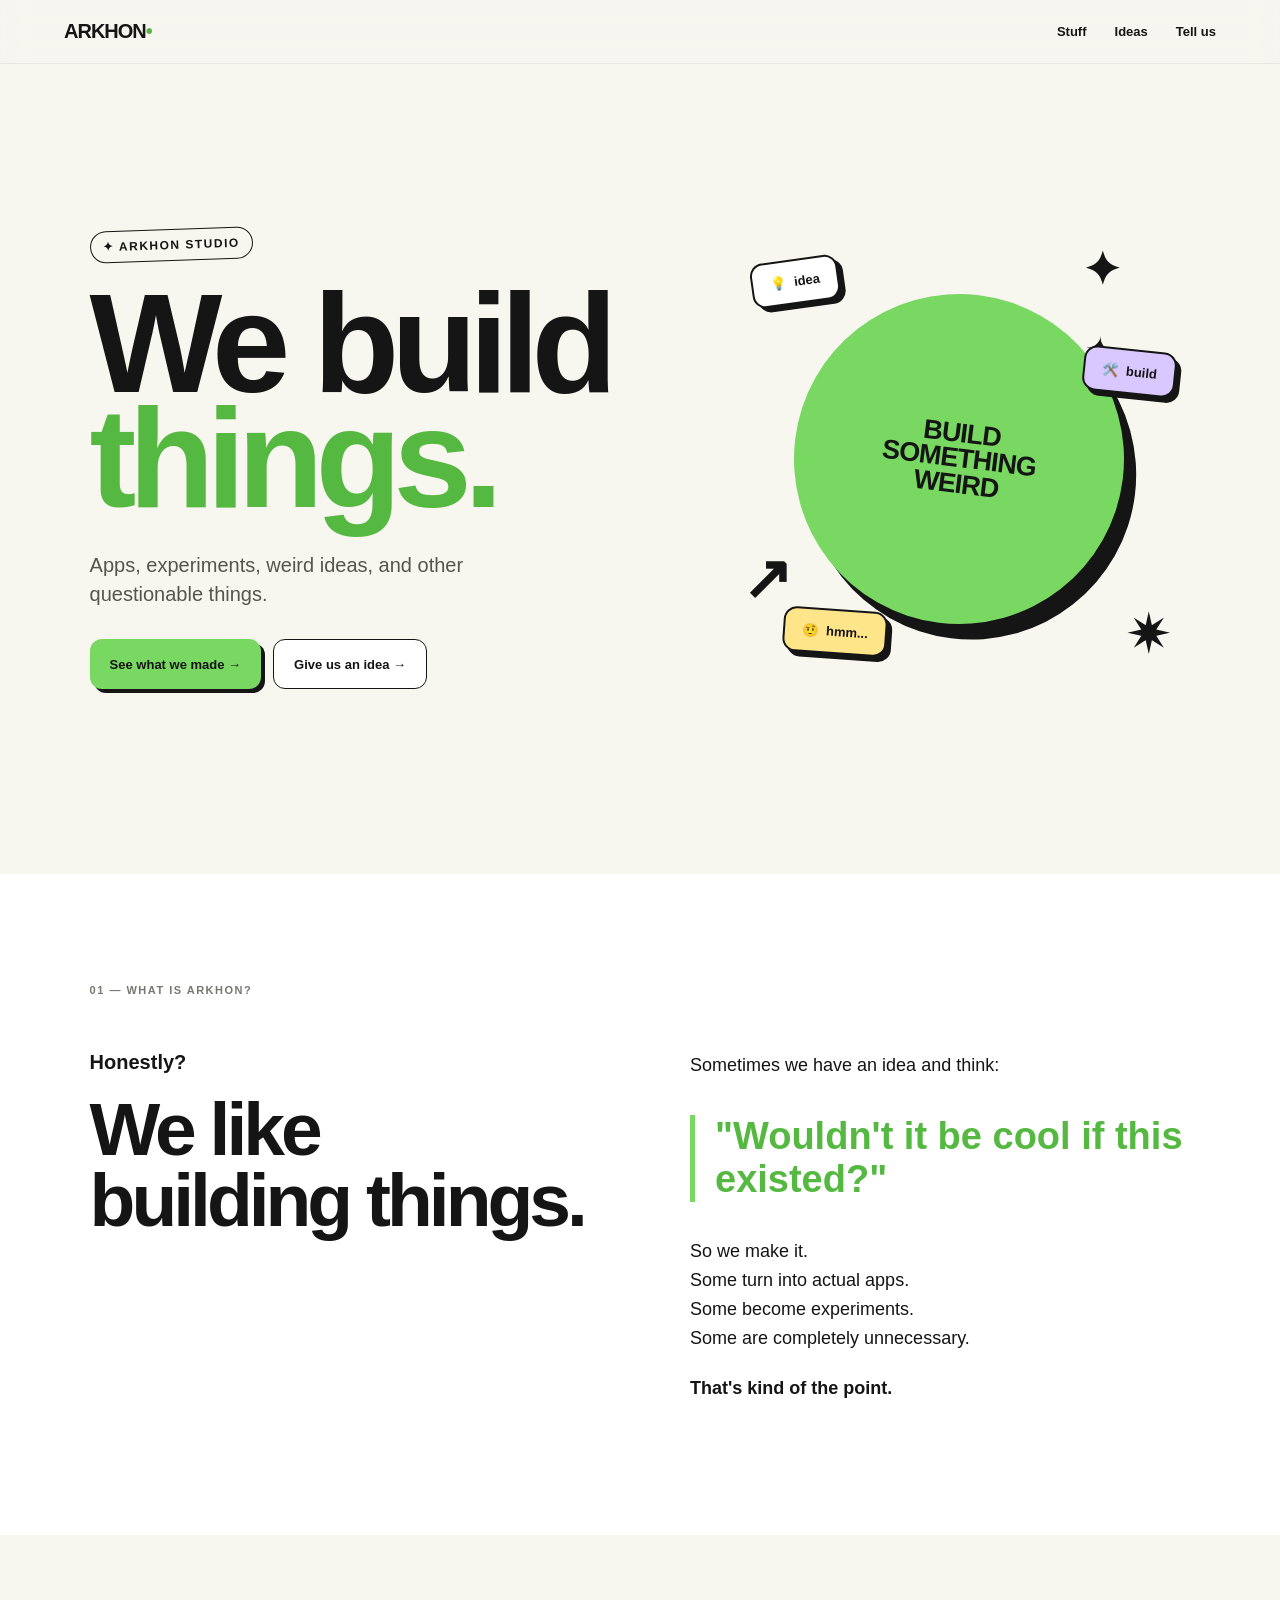
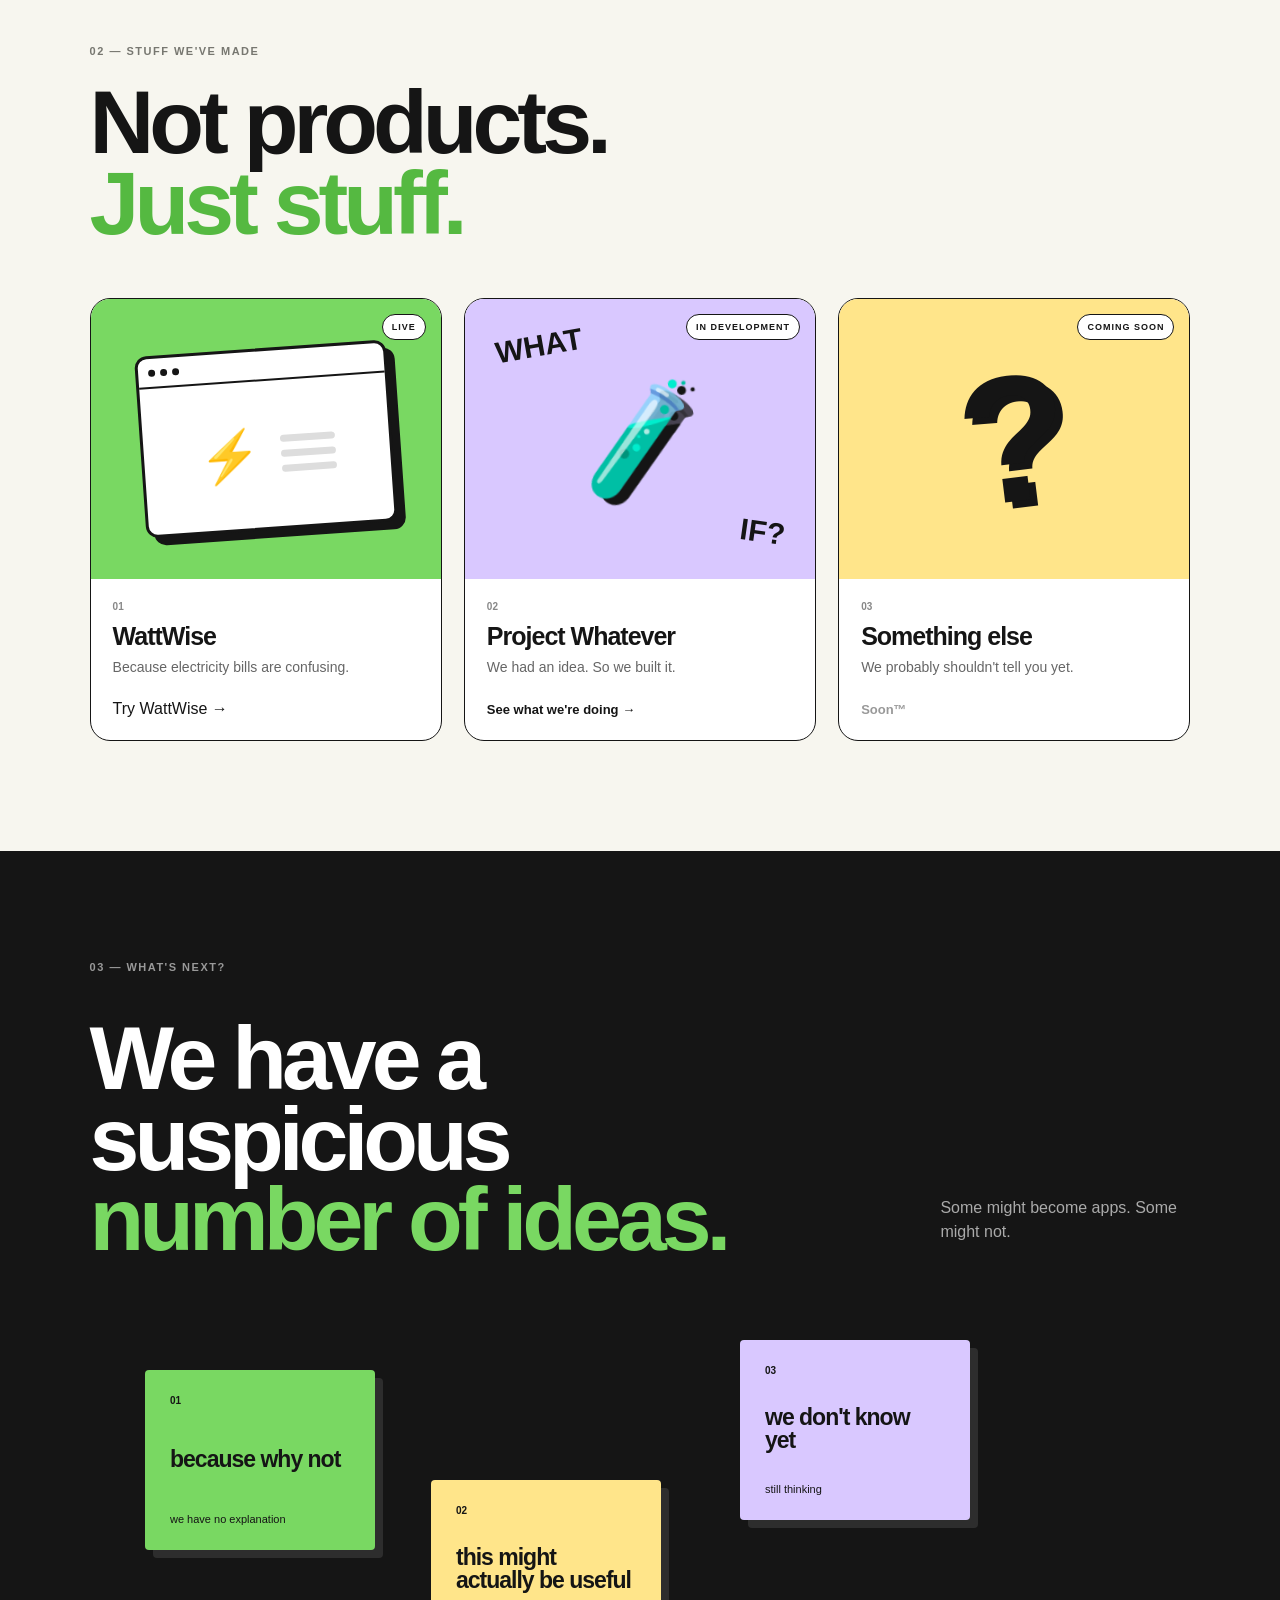
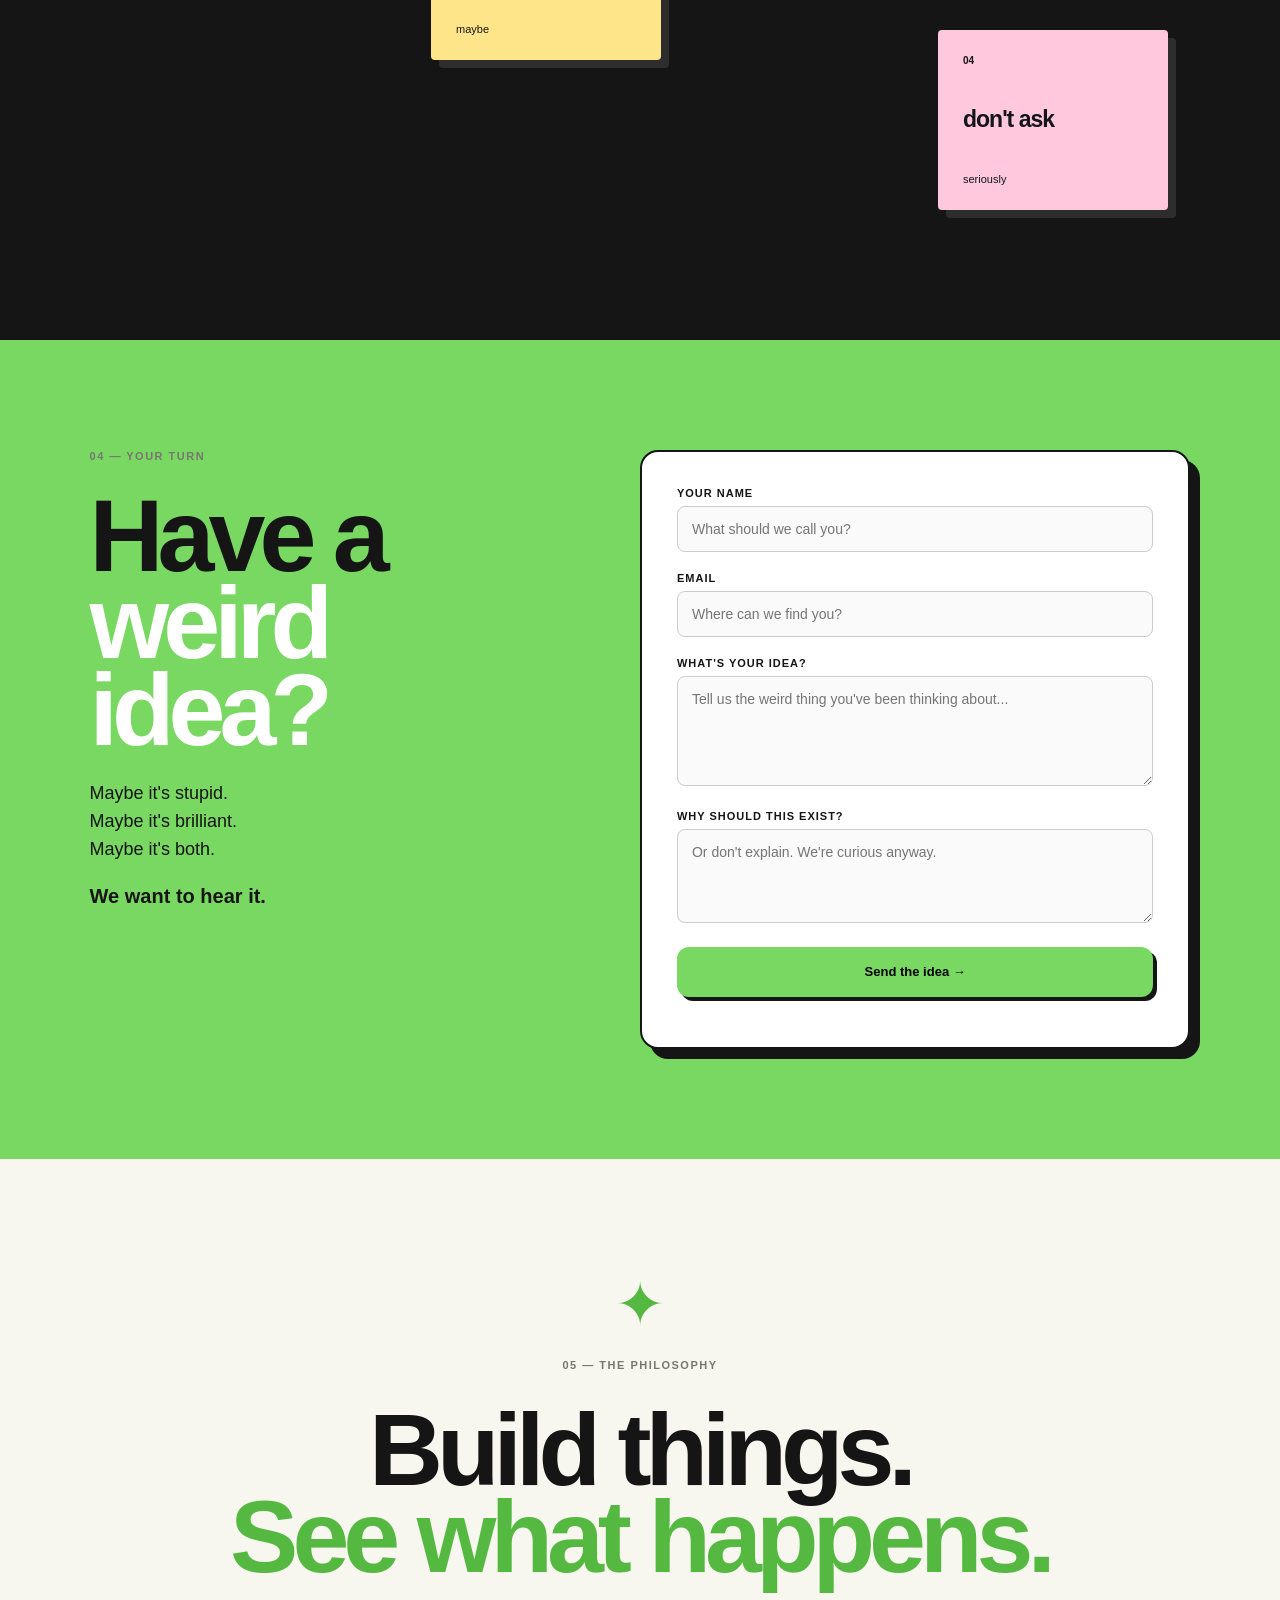
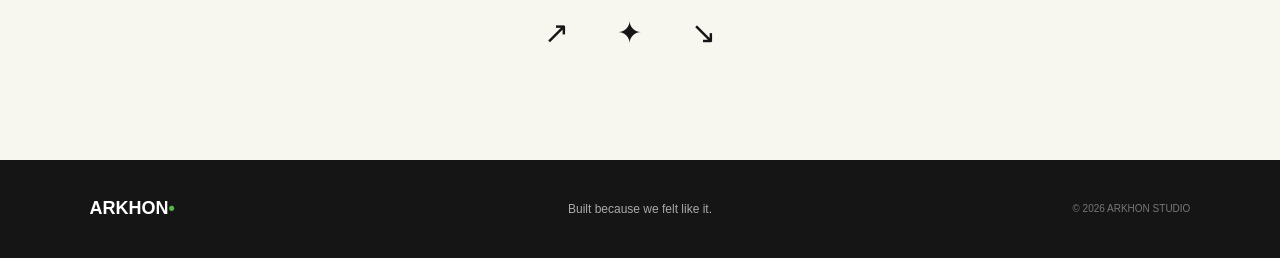
<file: index.html>
<!DOCTYPE html>
<html lang="en">
<head>
  <meta charset="UTF-8">
  <meta name="viewport" content="width=device-width, initial-scale=1.0">

  <title>ARKHON STUDIO</title>

  <meta
    name="description"
    content="We build things because we can. Apps, experiments, weird ideas, and other questionable things."
  >

  <link rel="stylesheet" href="style.css">
</head>

<body>

  <!-- =====================================================
       NAVIGATION
       ===================================================== -->

  <header class="site-header">

    <a href="#top" class="logo">
      ARKHON<span>•</span>
    </a>

    <nav>
      <a href="#stuff">Stuff</a>
      <a href="#ideas">Ideas</a>
      <a href="#tell-us">Tell us</a>
    </nav>

  </header>


  <main id="top">


    <!-- =====================================================
         HERO
         ===================================================== -->

    <section class="hero">

      <div class="hero-content">

        <div class="eyebrow">
          ✦ ARKHON STUDIO
        </div>

        <h1>
          We build<br>
          <span>things.</span>
        </h1>

        <p class="hero-description">
          Apps, experiments, weird ideas,
          and other questionable things.
        </p>

        <div class="hero-buttons">

          <a href="#stuff" class="button button-primary">
            See what we made →
          </a>

          <a href="#tell-us" class="button button-secondary">
            Give us an idea →
          </a>

        </div>

      </div>


      <!-- PLAYFUL VISUAL -->

      <div class="hero-art">

        <div class="scribble scribble-one">✦</div>
        <div class="scribble scribble-two">✷</div>
        <div class="scribble scribble-three">↗</div>

        <div class="floating-card card-one">
          <span>💡</span>
          <strong>idea</strong>
        </div>

        <div class="floating-card card-two">
          <span>🛠️</span>
          <strong>build</strong>
        </div>

        <div class="floating-card card-three">
          <span>🤨</span>
          <strong>hmm...</strong>
        </div>

        <div class="hero-circle">

          <div class="circle-text">
            BUILD<br>
            SOMETHING<br>
            WEIRD
          </div>

          <div class="circle-star">
            ✦
          </div>

        </div>

      </div>

    </section>


    <!-- =====================================================
         WHAT IS ARKHON
         ===================================================== -->

    <section class="intro section">

      <div class="section-label">
        01 — WHAT IS ARKHON?
      </div>

      <div class="intro-grid">

        <div class="intro-title">

          <h2>
            Honestly?
          </h2>

          <div class="big-question">
            We like<br>
            building things.
          </div>

        </div>


        <div class="intro-copy">

          <p>
            Sometimes we have an idea and think:
          </p>

          <blockquote>
            <strong class="idea-highlight">
              "Wouldn't it be cool if this existed?"
            </strong>
          </blockquote>

          <p>
            So we make it.<br>
            Some turn into actual apps.<br>
            Some become experiments.<br>
            Some are completely unnecessary.
          </p>

          <p class="bold-copy">
            That's kind of the point.
          </p>

        </div>

      </div>

    </section>


    <!-- =====================================================
         STUFF WE'VE MADE
         ===================================================== -->

    <section class="stuff section" id="stuff">

      <div class="section-heading">

        <div class="section-label">
          02 — STUFF WE'VE MADE
        </div>

        <h2>
          Not products.<br>
          <span>Just stuff.</span>
        </h2>

      </div>


      <div class="project-grid">


        <!-- PROJECT 1 -->

        <article class="project-card project-green">

          <div class="project-visual">

            <div class="mock-window">

              <div class="mock-top">
                <span></span>
                <span></span>
                <span></span>
              </div>

              <div class="mock-content">

                <div class="mock-big">
                  ⚡
                </div>

                <div class="mock-lines">
                  <span></span>
                  <span></span>
                  <span></span>
                </div>

              </div>

            </div>

            <div class="visual-tag">
              LIVE
            </div>

          </div>


          <div class="project-info">

            <div class="project-number">
              01
            </div>

            <h3>
              WattWise
            </h3>

            <p>
              Because electricity bills are confusing.
            </p>

            <a
  href="https://script.google.com/macros/s/AKfycbxA4XcCK68UKhkDvTf75Glr5XRBvtI7iwpg7sjnvGfoACdjdxSdMRhLIXLK_s61ZWacyg/exec"
  class="app-button"
  target="_blank"
  rel="noopener noreferrer"
>
  Try WattWise →
</a>

          </div>

        </article>


        <!-- PROJECT 2 -->

        <article class="project-card project-purple">

          <div class="project-visual">

            <div class="experiment-shape">
              🧪
            </div>

            <div class="floating-word">
              WHAT
            </div>

            <div class="floating-word word-two">
              IF?
            </div>

            <div class="visual-tag">
              IN DEVELOPMENT
            </div>

          </div>


          <div class="project-info">

            <div class="project-number">
              02
            </div>

            <h3>
              Project Whatever
            </h3>

            <p>
              We had an idea. So we built it.
            </p>

            <a href="#" class="project-link">
              See what we're doing →
            </a>

          </div>

        </article>


        <!-- PROJECT 3 -->

        <article class="project-card project-yellow">

          <div class="project-visual">

            <div class="question-mark">
              ?
            </div>

            <div class="visual-tag">
              COMING SOON
            </div>

          </div>


          <div class="project-info">

            <div class="project-number">
              03
            </div>

            <h3>
              Something else
            </h3>

            <p>
              We probably shouldn't tell you yet.
            </p>

            <span class="project-link muted-link">
              Soon™
            </span>

          </div>

        </article>

      </div>

    </section>


    <!-- =====================================================
         WHAT'S NEXT
         ===================================================== -->

    <section class="ideas section" id="ideas">

      <div class="section-label">
        03 — WHAT'S NEXT?
      </div>

      <div class="ideas-header">

        <h2>
          We have a suspicious<br>
          <span>number of ideas.</span>
        </h2>

        <p>
          Some might become apps.
          Some might not.
        </p>

      </div>


      <div class="idea-wall">

        <div class="idea-note note-one">
          <span>01</span>
          <strong>because why not</strong>
          <small>we have no explanation</small>
        </div>

        <div class="idea-note note-two">
          <span>02</span>
          <strong>this might actually be useful</strong>
          <small>maybe</small>
        </div>

        <div class="idea-note note-three">
          <span>03</span>
          <strong>we don't know yet</strong>
          <small>still thinking</small>
        </div>

        <div class="idea-note note-four">
          <span>04</span>
          <strong>don't ask</strong>
          <small>seriously</small>
        </div>

      </div>

    </section>


    <!-- =====================================================
         TELL US YOUR IDEA
         ===================================================== -->

    <section class="tell-us section" id="tell-us">

      <div class="tell-grid">

        <div class="tell-intro">

          <div class="section-label">
            04 — YOUR TURN
          </div>

          <h2>
            Have a<br>
            <span>weird idea?</span>
          </h2>

          <p>
            Maybe it's stupid.
          </p>

          <p>
            Maybe it's brilliant.
          </p>

          <p>
            Maybe it's both.
          </p>

          <strong>
            We want to hear it.
          </strong>

        </div>


        <div class="idea-form-wrapper">

          <form id="ideaForm">

            <div class="form-group">

              <label for="name">
                Your name
              </label>

              <input
                type="text"
                id="name"
                name="name"
                placeholder="What should we call you?"
              >

            </div>


            <div class="form-group">

              <label for="email">
                Email
              </label>

              <input
                type="email"
                id="email"
                name="email"
                placeholder="Where can we find you?"
              >

            </div>


            <div class="form-group">

              <label for="idea">
                What's your idea?
              </label>

              <textarea
                id="idea"
                name="idea"
                rows="5"
                placeholder="Tell us the weird thing you've been thinking about..."
              ></textarea>

            </div>


            <div class="form-group">

              <label for="why">
                Why should this exist?
              </label>

              <textarea
                id="why"
                name="why"
                rows="4"
                placeholder="Or don't explain. We're curious anyway."
              ></textarea>

            </div>


            <button
              type="submit"
              class="button button-primary submit-button"
            >
              Send the idea →
            </button>


            <div
              id="formMessage"
              class="form-message"
            ></div>

          </form>

        </div>

      </div>

    </section>


    <!-- =====================================================
         PHILOSOPHY
         ===================================================== -->

    <section class="philosophy section">

      <div class="philosophy-mark">
        ✦
      </div>

      <div class="section-label">
        05 — THE PHILOSOPHY
      </div>

      <h2>
        Build things.<br>
        <span>See what happens.</span>
      </h2>

      <div class="philosophy-doodle">
        ↗ ✦ ↘
      </div>

    </section>


  </main>


  <!-- =====================================================
       FOOTER
       ===================================================== -->

  <footer class="site-footer">

    <div class="footer-logo">
      ARKHON<span>•</span>
    </div>

    <p>
      Built because we felt like it.
    </p>

    <span class="copyright">
      © 2026 ARKHON STUDIO
    </span>

  </footer>


  <script src="script.js"></script>

</body>
</html>
</file>
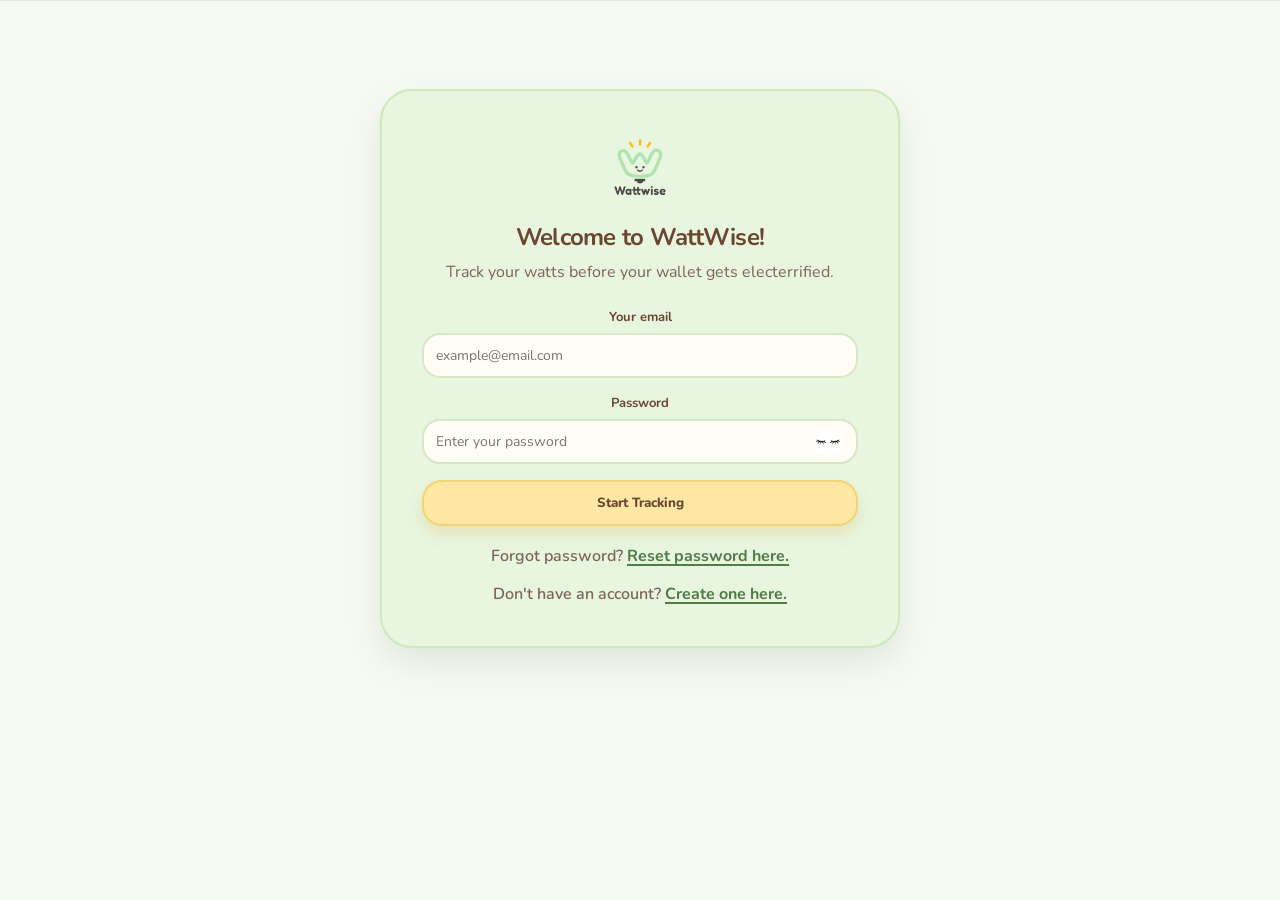
<file: wattwise_app/index.html>
<!DOCTYPE html>
<html>

<head>
  <meta charset="UTF-8">


  <meta name="viewport"
        content="width=device-width, initial-scale=1">

  <title>
    Household Electricity Tracker
  </title>

  <link rel="stylesheet" href="styles.css">
  <link rel="stylesheet" href="pouch-ui.css">

</head>


<body>

  <!-- ==================================================
       APP HEADER
       ================================================== -->

  <header class="app-header">

    <div id="appHeader" class="header-inner">

      <div>

        <div class="app-title">
  ⚡ WattWise
</div>

<div class="app-subtitle">
  Track your watts before your wallet gets electerrified.
</div>

      </div>

      <button
        class="header-button"
        onclick="refreshDashboard()">

        ↻ Refresh

      </button>

    </div>

  </header>


  <!-- ==================================================
       MAIN APPLICATION
       ================================================== -->

  <main class="app-container">


    <!-- =================================================
         HOUSEHOLD SETUP
         ================================================= -->

    <section
      id="setupSection"
      class="setup-card">

      <div class="setup-icon">
        <img src="assets/icons/House.png" class="login-logo" alt="WattWise">
      </div>

      <h2>
        Welcome to WattWise!
      </h2>

      <p>
      Track your watts before your wallet gets electerrified.
      </p>

      <div class="form-group">

        <label>
          Your email
        </label>

        <input
          id="userEmail"
          type="email"
          placeholder="example@email.com">

      </div>


      <div class="form-group">

        <label>
          Password
        </label>

        <div class="password-wrapper">

        <input
          id="userPassword"
          type="password"
          placeholder="Enter your password">


        <img
          id="passwordToggleIcon"
          src="assets/Close.png"
          class="password-toggle"
          onclick="togglePasswordVisibility()">

      </div>

      </div>


      <button
        class="primary-button full-width"
        onclick="startTracker()">

        Start Tracking

      </button>


      <div class="forgot-password">

        Forgot password?
        <span onclick="openResetPassword()">
          Reset password here.
        </span>

      </div>


      <div class="create-account">

        Don't have an account?

        <button
          type="button"
          id="createAccountButton"
          class="create-account-link"
          onclick="openRegister()">

          Create one here.

        </button>

      </div>


      <div
        id="loginError"
        class="login-error">
      </div>

    </section>


</div>




  <!-- =================================================
       REGISTER MODAL
       ================================================= -->

  <div
    id="registerModal"
    class="modal hidden">

    <div
      class="modal-overlay"
      onclick="closeRegister()">
    </div>

    <div class="modal-content small-modal">

      <div class="modal-header">

        <div>

          <h2>
            Create your WattWise account
          </h2>

          <p>
            Set up your household electricity tracker.
          </p>

        </div>

        <button
          type="button"
          class="close-button"
          onclick="closeRegister()">

          ×

        </button>

      </div>


      <form
        onsubmit="submitRegister(event)">

        <div class="form-group">

          <label>
            Your name
          </label>

          <input
            id="registerName"
            type="text"
            placeholder="Enter your name"
            required>

        </div>


        <div class="form-group">

          <label>
            Email
          </label>

          <input
            id="registerEmail"
            type="email"
            placeholder="example@email.com"
            required>

        </div>


        <div class="form-group">

          <label>
            Password
          </label>

          <div class="password-wrapper">

            <input
              id="registerPassword"
              type="password"
              placeholder="Create a password"
              required>

          </div>

        </div>


        <div class="form-group">

          <label>
            Household name
          </label>

          <input
            id="registerHousehold"
            type="text"
            placeholder="e.g. My Home"
            required>

        </div>


        <div
          id="registerMessage"
          class="form-message">
        </div>


        <div class="modal-actions">

          <button
            type="button"
            class="secondary-button"
            onclick="closeRegister()">

            Cancel

          </button>


          <button
            type="submit"
            class="primary-button">

            Create Account

          </button>

        </div>

      </form>

    </div>

  </div>



</body>



    <!-- =================================================
         DASHBOARD
         ================================================= -->

    <section
      id="dashboardSection"
      class="hidden">


  <!-- =================================================
       DASHBOARD
       ================================================= -->

  <div
    id="mobile-dashboard"
    class="mobile-section mobile-section-active">

    <!-- DASHBOARD TOP -->
    <div class="dashboard-top">

  <div class="dashboard-title">
    <p id="householdGreeting">
      WattWise Dashboard
    </p>
  </div>

  <div class="month-selector">

    <label for="selectedMonth">
      Month
    </label>

    <select
      id="selectedMonth"
      onchange="refreshDashboard()">
    </select>

  </div>

</div>


    <!-- SUMMARY CARDS -->
    <div class="summary-grid">

      <div class="summary-card">

        <div class="summary-icon">
          <img src="assets/icons/Bills.png" alt="Bills">
        </div>

        <div class="summary-label">
          Estimated Monthly Bill
        </div>

        <div
          id="totalCost"
          class="summary-value">
          ₱0.00
        </div>

        <div
          id="costChange"
          class="summary-change">
          —
        </div>

      </div>


      <div class="summary-card">

        <div class="summary-icon">
          <img src="assets/icons/Bolt.png" alt="Consumption">
        </div>

        <div class="summary-label">
          Estimated Consumption
        </div>

        <div
          id="totalKwh"
          class="summary-value">
          0 kWh
        </div>

        <div
          id="kwhChange"
          class="summary-change">
          —
        </div>

      </div>


      <div class="summary-card">

        <div class="summary-icon">
          <img src="assets/icons/Plug.png" alt="Electricity Rate">
        </div>

        <div class="summary-label">
          Electricity Rate
        </div>

        <div
          id="electricityRate"
          class="summary-value">
          ₱0.00
        </div>

        <div class="summary-small">
          per kWh
        </div>

      </div>


      <div class="summary-card">

        <div class="summary-icon">
          <img src="assets/icons/Winner.png" alt="Highest Consumer">
        </div>

        <div class="summary-label">
          Highest Consumer
        </div>

        <div
          id="highestConsumer"
          class="summary-value summary-text">
          —
        </div>

        <div
          id="highestConsumerCost"
          class="summary-small">
          —
        </div>

      </div>

    </div>


    <!-- ALERT -->
    <div
      id="alertContainer"
      class="alert-container hidden">
    </div>


    <!-- QUICK ACTIONS -->
    <div class="quick-actions">

      <button
        class="primary-button"
        onclick="openAddApplianceModal()">
        <img class="action-icon" src="assets/icons/Appliance.png" alt="Add Appliance"> Add Appliance
      </button>

      <button
        class="secondary-button"
        onclick="openRateModal()">
        <img class="action-icon" src="assets/icons/Coins.png" alt="Electricity Rate"> Electricity Rate
      </button>

      <button
        class="secondary-button"
        onclick="openActualBillModal()">
        <img class="action-icon" src="assets/icons/Cash.png" alt="Enter Actual Bill"> Enter Actual Bill
      </button>

      <button
        class="secondary-button"
        onclick="viewBill()">
        <img class="action-icon" src="assets/icons/Record.png" alt="View Bill History"> View Bill Histories
      </button>

    </div>


    <!-- ACTUAL VS ESTIMATED -->
    <div
      id="actualBillCard"
      class="comparison-card">

      <div>

        <div class="comparison-title">
          Estimated vs Actual Bill
        </div>

        <div
          id="actualBillMessage"
          class="comparison-message">
          Enter your actual electricity bill
          to compare it with the estimate.
        </div>

      </div>

      <div
        id="actualBillAmount"
        class="comparison-value">
        —
      </div>

    </div>

  </div>


  <!-- =================================================
       RANKING
       ================================================= -->

  <div
    id="mobile-ranking"
    class="mobile-section">

    <div class="dashboard-card">

      <div class="card-header">

        <div>

          <h2>
            <img class="action-icon" src="assets/icons/Fire.png" alt="Consumers"> Biggest Electricity Consumers
          </h2>

          <p>
            Which appliances cost you the most?
          </p>

        </div>

      </div>

      <div
        id="applianceRanking"
        class="ranking-list">

        <div class="loading dashboard-loading">
          <div class="spinner"></div>
          <div>Loading...</div>
        </div>

      </div>

    </div>

  </div>


  <!-- =================================================
       CATEGORIES
       ================================================= -->

  <div
    id="mobile-categories"
    class="mobile-section">

    <div class="dashboard-card">

      <div class="card-header">

        <div>

          <h2>
            <img class="action-icon" src="assets/icons/Folder.png" alt="Category"> By Category
          </h2>

          <p>
            Where your electricity is going.
          </p>

        </div>

      </div>

      <div
        id="categoryBreakdown"
        class="category-list">

        <div class="loading dashboard-loading">
          <div class="spinner"></div>
          <div>Loading...</div>
        </div>

      </div>

    </div>

  </div>


  <!-- =================================================
       APPLIANCES
       ================================================= -->

  <div
    id="mobile-appliances"
    class="mobile-section">

    <div class="dashboard-card full-card">

      <div class="card-header">

        <div>

          <h2>
            <img class="action-icon" src="assets/icons/Light.png" alt="Appliances"> My Appliances
          </h2>

          <p>
            Manage the appliances in your home.
          </p>

        </div>

        <button
          class="primary-button small-button"
          onclick="openAddApplianceModal()">
          + Add Appliance
        </button>

      </div>


      <div class="table-wrapper">

        <table>

          <thead>

            <tr>
              <th>Appliance</th>
              <th>Category</th>
              <th>Power</th>
              <th>Usage</th>
              <th>Monthly kWh</th>
              <th>Est. Cost</th>
              <th>%</th>
              <th>Actions</th>
            </tr>

          </thead>

          <tbody id="applianceTableBody">

            <tr>

              <td
                colspan="8"
                class="empty-state">

                No appliances added yet.

              </td>

            </tr>

          </tbody>

        </table>

      </div>

    </div>


    <!-- TIPS -->
    <div class="tips-card">

      <div class="tips-icon">
        💡
      </div>

      <div>

        <h3>
          Electricity-saving tip
        </h3>

        <p id="energyTip">
          Add your appliances to see which ones
          are using the most electricity.
        </p>

      </div>

    </div>

  </div>


  <!-- =================================================
       MOBILE BOTTOM NAVIGATION
       ================================================= -->

  <nav class="mobile-bottom-nav">

    <button
      type="button"
      class="mobile-nav-item active"
      onclick="showMobileSection('dashboard', this)">

      <span class="mobile-nav-icon">
        <img src="assets/icons/House.png" alt="Home">
      </span>

      <span>
        Dashboard
      </span>

    </button>


    <button
      type="button"
      class="mobile-nav-item"
      onclick="showMobileSection('ranking', this)">

      <span class="mobile-nav-icon">
        <img src="assets/icons/Fire.png" alt="Ranking">
      </span>

      <span>
        Ranking
      </span>

    </button>


    <button
      type="button"
      class="mobile-nav-item"
      onclick="showMobileSection('categories', this)">

      <span class="mobile-nav-icon">
        <img src="assets/icons/Folder.png" alt="Categories">
      </span>

      <span>
        Categories
      </span>

    </button>


    <button
      type="button"
      class="mobile-nav-item"
      onclick="showMobileSection('appliances', this)">

      <span class="mobile-nav-icon">
        <img src="assets/icons/Light.png" alt="Appliances">
      </span>

      <span>
        Appliances
      </span>

    </button>

  </nav>

</section>

  </main>


  <!-- ==================================================
       ADD / EDIT APPLIANCE MODAL
       ================================================== -->

  <div
    id="applianceModal"
    class="modal hidden">

    <div class="modal-overlay"
         onclick="closeApplianceModal()">
    </div>


    <div class="modal-content">

      <div class="modal-header">

        <div>

          <h2 id="applianceModalTitle">
            Add Appliance
          </h2>

          <p>
            Enter the information from the appliance label
            or your best estimate.
          </p>

        </div>


        <button
          class="close-button"
          onclick="closeApplianceModal()">

          ×

        </button>

      </div>


      <form
        id="applianceForm"
        onsubmit="saveAppliance(event)">


        <input
          id="applianceId"
          type="hidden">


        <div class="form-grid">


          <div class="form-group">

            <label>
              Appliance Name *
            </label>

            <input
              id="applianceName"
              type="text"
              placeholder="e.g. Aircon"
              required>

          </div>


          <div class="form-group">

            <label>
              Category *
            </label>

            <select
              id="applianceCategory"
              required>

              <option value="">
                Select category
              </option>

              <option value="Heavy Appliances">
                Heavy Appliances
              </option>

              <option value="Kitchen Appliances">
                Kitchen Appliances
              </option>

              <option value="Electronics/Gadgets">
                Electronics / Gadgets
              </option>

              <option value="Lighting">
                Lighting
              </option>

              <option value="Other Appliances">
                Other Appliances
              </option>

            </select>

          </div>


          <div class="form-group">

            <label>
              Brand / Model
            </label>

            <input
              id="brandModel"
              type="text"
              placeholder="Optional">

          </div>


          <div class="form-group">

            <label>
              Wattage (W) *
            </label>

            <input
              id="wattage"
              type="number"
              min="0"
              step="0.01"
              placeholder="e.g. 1000"
              required>

          </div>


          <div class="form-group">

            <label>
              Quantity *
            </label>

            <input
              id="quantity"
              type="number"
              min="1"
              step="1"
              value="1"
              required>

          </div>


          <div class="form-group">

            <label>
              Usage Type *
            </label>

            <select
              id="usageType"
              onchange="updateUsageFields()"
              required>

              <option value="Hours per day">
                Hours per day
              </option>

              <option value="Continuous (24/7)">
                Continuous (24/7)
              </option>

              <option value="Uses per day">
                Uses per day
              </option>

              <option value="Uses per week">
                Uses per week
              </option>

              <option value="Uses per month">
                Uses per month
              </option>

            </select>

          </div>


          <div
            id="hoursPerDayGroup"
            class="form-group">

            <label>
              Hours per Use / Day
            </label>

            <input
              id="hoursPerDay"
              type="number"
              min="0"
              max="24"
              step="0.1"
              value="1">

          </div>


          <div
            id="usesPerDayGroup"
            class="form-group hidden">

            <label>
              Uses per Day
            </label>

            <input
              id="usesPerDay"
              type="number"
              min="0"
              step="1"
              value="1">

          </div>


          <div
            id="usesPerWeekGroup"
            class="form-group hidden">

            <label>
              Uses per Week
            </label>

            <input
              id="usesPerWeek"
              type="number"
              min="0"
              step="1"
              value="1">

          </div>


          <div
            id="usesPerMonthGroup"
            class="form-group hidden">

            <label>
              Uses per Month
            </label>

            <input
              id="usesPerMonth"
              type="number"
              min="0"
              step="1"
              value="1">

          </div>


          <div class="form-group">

            <label>
              Days Used per Month
            </label>

            <input
              id="daysPerMonth"
              type="number"
              min="1"
              max="31"
              value="30">

          </div>


          <!-- AIRCON FIELDS -->

          <div
            id="airconFields"
            class="special-fields hidden">

            <div class="special-title">
              ❄️ Aircon Details
            </div>


            <div class="form-group">

              <label>
                Aircon HP
              </label>

              <select id="airconHp">

                <option value="">
                  Select HP
                </option>

                <option value="0.5">
                  0.5 HP
                </option>

                <option value="0.75">
                  0.75 HP
                </option>

                <option value="1">
                  1.0 HP
                </option>

                <option value="1.5">
                  1.5 HP
                </option>

                <option value="2">
                  2.0 HP
                </option>

                <option value="2.5">
                  2.5 HP
                </option>

                <option value="3">
                  3.0 HP
                </option>

              </select>

            </div>


            <div class="form-group">

              <label>
                Aircon Type
              </label>

              <select id="airconType">

                <option value="">
                  Select type
                </option>

                <option value="Inverter">
                  Inverter
                </option>

                <option value="Non-inverter">
                  Non-inverter
                </option>

              </select>

            </div>

          </div>


          <!-- RICE COOKER -->

          <div
            id="riceCookerFields"
            class="special-fields hidden">

            <div class="special-title">
              🍚 Rice Cooker Details
            </div>


            <div class="form-group">

              <label>
                Cooking Hours / Day
              </label>

              <input
                id="cookingHours"
                type="number"
                min="0"
                max="24"
                step="0.1"
                value="1">

            </div>


            <div class="form-group">

              <label>
                Warm Mode Hours / Day
              </label>

              <input
                id="warmModeHours"
                type="number"
                min="0"
                max="24"
                step="0.1"
                value="0">

            </div>

          </div>


          <!-- CUSTOM DAILY CONSUMPTION -->

          <div class="form-group full-span">

            <label>
              Estimated kWh / Day
              <span class="optional">
                Optional
              </span>
            </label>

            <input
              id="estimatedKwhPerDay"
              type="number"
              min="0"
              step="0.01"
              placeholder="Leave blank if unknown">

            <div class="field-help">

              If you know the appliance's actual
              daily electricity consumption, you can
              enter it here.

            </div>

          </div>


        </div>


        <div
          id="applianceFormMessage"
          class="form-message">
        </div>


        <div class="modal-actions">

          <button
            type="button"
            class="secondary-button"
            onclick="closeApplianceModal()">

            Cancel

          </button>


          <button
            type="submit"
            class="primary-button">

            Save Appliance

          </button>

        </div>


      </form>

    </div>

  </div>


  <!-- ==================================================
       ELECTRICITY RATE MODAL
       ================================================== -->

  <div
    id="rateModal"
    class="modal hidden">

    <div
      class="modal-overlay"
      onclick="closeRateModal()">
    </div>


    <div class="modal-content small-modal">

      <div class="modal-header">

        <div>

          <h2>
            ₱ Electricity Rate
          </h2>

          <p>
            Enter the electricity rate from your bill.
          </p>

        </div>


        <button
          class="close-button"
          onclick="closeRateModal()">

          ×

        </button>

      </div>


      <form
        onsubmit="saveRate(event)">


        <div class="form-group">

          <label>
            Month
          </label>

          <input
            id="rateMonth"
            type="month"
            required>

        </div>


        <div class="form-group">

          <label>
            Electricity Rate (₱/kWh)
          </label>

          <input
            id="ratePerKwh"
            type="number"
            min="0"
            step="0.0001"
            placeholder="e.g. 11.50"
            required>

        </div>


        <div class="form-group">

          <label>
            Provider
          </label>

          <input
            id="rateProvider"
            type="text"
            placeholder="e.g. Meralco">

        </div>


        <div class="form-group">

          <label>
            Notes
          </label>

          <textarea
            id="rateNotes"
            rows="3"
            placeholder="Optional">
          </textarea>

        </div>


        <div
          id="rateFormMessage"
          class="form-message">
        </div>


        <div class="modal-actions">

          <button
            type="button"
            class="secondary-button"
            onclick="closeRateModal()">

            Cancel

          </button>


          <button
            type="submit"
            class="primary-button">

            Save Rate

          </button>

        </div>


      </form>

    </div>

  </div>


  <!-- ==================================================
       ACTUAL BILL MODAL
       ================================================== -->

  <div
  id="actualBillModal"
  class="modal hidden">


  <div
    class="modal-overlay"
    onclick="closeActualBillModal()">
  </div>



  <div class="modal-content small-modal">


    <div class="modal-header">

      <div>

        <h2>
          <img class="action-icon" src="assets/icons/Cash.png" alt="Actual Bill"> Actual Electricity Bill
        </h2>

        <p>
          Enter the details shown on your electricity bill.
        </p>

      </div>


      <button
        class="close-button"
        onclick="closeActualBillModal()">

        ×

      </button>

    </div>




    <form
      onsubmit="saveActualBill(event)">



      <div class="form-group">

        <label>
          Month
        </label>

        <input
          id="billMonth"
          type="month"
          required>

      </div>




      <div class="form-group">

        <label>
          Actual kWh
          <span class="optional">
            Optional
          </span>
        </label>

        <input
          id="actualKwh"
          type="number"
          min="0"
          step="0.01"
          placeholder="Found on your bill">

      </div>




      <h3>
        Electricity Charges
      </h3>




      <div class="form-group">
        <label>
          Generation
        </label>

        <input
          id="generation"
          type="number"
          min="0"
          step="0.01"
          placeholder="0">
      </div>




      <div class="form-group">
        <label>
          Transmission
        </label>

        <input
          id="transmission"
          type="number"
          min="0"
          step="0.01"
          placeholder="0">
      </div>




      <div class="form-group">
        <label>
          System Loss
        </label>

        <input
          id="systemLoss"
          type="number"
          min="0"
          step="0.01"
          placeholder="0">
      </div>




      <div class="form-group">
        <label>
          Distribution
        </label>

        <input
          id="distribution"
          type="number"
          min="0"
          step="0.01"
          placeholder="0">
      </div>




      <div class="form-group">
        <label>
          Senior Citizen
        </label>

        <input
          id="seniorCitizen"
          type="number"
          min="0"
          step="0.01"
          placeholder="0">
      </div>




      <div class="form-group">
        <label>
          Government Taxes
        </label>

        <input
          id="governmentTaxes"
          type="number"
          min="0"
          step="0.01"
          placeholder="0">
      </div>




      <div class="form-group">
        <label>
          Universal Charges
        </label>

        <input
          id="universalCharges"
          type="number"
          min="0"
          step="0.01"
          placeholder="0">
      </div>




      <div class="form-group">
        <label>
          FIT-All
        </label>

        <input
          id="fitAll"
          type="number"
          min="0"
          step="0.01"
          placeholder="0">
      </div>




      <div class="form-group">
        <label>
          GEA-All
        </label>

        <input
          id="geaAll"
          type="number"
          min="0"
          step="0.01"
          placeholder="0">
      </div>




      <div class="form-group">
        <label>
          Lifeline
        </label>

        <input
          id="lifeline"
          type="number"
          min="0"
          step="0.01"
          placeholder="0">
      </div>




      <div class="form-group">
        <label>
          Other Charges
        </label>

        <input
          id="otherCharges"
          type="number"
          min="0"
          step="0.01"
          placeholder="0">
      </div>




      <div class="form-group">

        <label>
          Actual Bill Amount (₱)
        </label>

        <input
          id="actualBill"
          type="number"
          min="0"
          step="0.01"
          placeholder="e.g. 4500"
          required>

      </div>




      <div class="form-group">

        <label>
          Notes <span class="optional-label">(Optional)</span>
        </label>

        <textarea
          id="billNotes"
          rows="3"
          placeholder="Optional">
        </textarea>

      </div>




      <div
        id="billFormMessage"
        class="form-message">
      </div>




      <div class="modal-actions">


        <button
          type="button"
          class="secondary-button"
          onclick="closeActualBillModal()">

          Cancel

        </button>



        <button
          type="submit"
          class="primary-button">

          Save Bill

        </button>


      </div>



    </form>


  </div>


</div>


  




<!-- =========================
RESET PASSWORD MODAL
========================= -->

<div
  id="resetPasswordModal"
  class="modal hidden">

  <div
    class="modal-overlay"
    onclick="closeResetPassword()">
  </div>


  <div class="modal-content small-modal reset-password-modal">

    <!-- RESET HEADER -->

    <div class="reset-password-header">

      <button
        type="button"
        class="close-button"
        onclick="closeResetPassword()">
        ×
      </button>

      <img
        src="assets/wattlogo.png"
        class="reset-password-logo"
        alt="WattWise">

      <h2>
        Reset Password
      </h2>

      <p>
        Make sure you input the correct reset code.
      </p>

    </div>


    <!-- RESET FORM -->

    <div class="reset-password-body">

      <div class="form-group">

        <label>
          Email
        </label>

        <input
          id="resetEmail"
          type="email"
          placeholder="Enter your email">

      </div>


      <button
        id="sendResetCodeButton"
        type="button"
        class="secondary-button reset-code-button"
        onclick="sendResetCode()">

        Send Reset Code

      </button>



      <div class="form-group">

        <label>
          Reset Code
        </label>

        <input
          id="resetCode"
          type="text"
          placeholder="Enter reset code">

      </div>


      <div class="form-group">

        <label>
          New Password
        </label>

        <input
          id="resetNewPassword"
          type="password"
          placeholder="Enter new password">

      </div>


      <div
        id="resetPasswordMessage"
        class="login-error">
      </div>


      <div class="modal-actions reset-password-actions">

        <button
          type="button"
          class="secondary-button"
          onclick="closeResetPassword()">

          Cancel

        </button>


        <button
          id="resetPasswordButton"
          type="button"
          class="primary-button"
          onclick="submitResetPassword()">

          Reset Password

        </button>

      </div>

    </div>

  </div>

</div>


  <div
    id="loadingOverlay"
    class="loading-overlay hidden">

    <div class="loading-box">

      <div class="spinner">
      </div>

      <div id="loadingText">
        Loading...
      </div>

    </div>

  </div>


  <!-- ==================================================
       TOAST
       ================================================== -->

  <div
    id="toast"
    class="toast">
  </div>
  
<script src="api.js"></script>
<script src="scripts.js"></script>




<!-- =================================================
     VIEW BILL MODAL
     ================================================= -->

<div
  id="viewBillModal"
  class="modal hidden"
  onclick="event.stopPropagation();"
>

  <div class="modal-content">

    <div class="modal-header">

      <div>
        <h2>
          <img class="action-icon" src="assets/icons/Record.png" alt="Bill Summary"> Electricity Bill Summary
        </h2>

        <p>
          Your current electricity bill details.
        </p>
      </div>

      <button
        class="close-button"
        onclick="closeBillModal()">

        ×

      </button>

</div>



    <div class="bill-content">


      <div class="form-group">

  <label>
    Select Bill Month
  </label>

  <select
  id="billMonthDropdown"
  onchange="displaySelectedBill()">

    <option value="">
      No bills available
    </option>

  </select>

</div>


<div class="form-group">

  <label>
    Selected Month
  </label>

  <div id="billViewMonth">
    —
  </div>

</div>





      <!-- ACTUAL CONSUMPTION -->

      <div class="bill-section-label">
        Actual Consumption:
      </div>

      <div
        id="billViewKwh"
        class="bill-consumption-value">
        —
      </div>


      <!-- GENERATION -->

      <div class="bill-charge-row">
        <span>
          Generation:
        </span>

        <span id="billViewGeneration">
          ₱0.00
        </span>

        <input
          id="editGeneration"
          type="number"
          step="0.01"
          style="display:none;"
          onclick="event.stopPropagation();"
          onmousedown="event.stopPropagation();"
          onfocus="event.stopPropagation();"
          oninput="event.stopPropagation();">
      </div>


      <!-- ADDITIONAL CHARGES -->

      <div class="bill-section-label additional-charges-label">
        Additional Charges:
      </div>


      <div class="bill-charge-row">
        <span>Transmission:</span>
        <span id="billViewTransmission">₱0.00</span>

        <input
          id="editTransmission"
          type="number"
          step="0.01"
          style="display:none;"
          onclick="event.stopPropagation();"
          onmousedown="event.stopPropagation();"
          onfocus="event.stopPropagation();"
          oninput="event.stopPropagation();">
      </div>


      <div class="bill-charge-row">
        <span>System Loss:</span>
        <span id="billViewSystemLoss">₱0.00</span>

        <input
          id="editSystemLoss"
          type="number"
          step="0.01"
          style="display:none;"
          onclick="event.stopPropagation();"
          onmousedown="event.stopPropagation();"
          onfocus="event.stopPropagation();"
          oninput="event.stopPropagation();">
      </div>


      <div class="bill-charge-row">
        <span>Distribution:</span>
        <span id="billViewDistribution">₱0.00</span>

        <input
          id="editDistribution"
          type="number"
          step="0.01"
          style="display:none;"
          onclick="event.stopPropagation();"
          onmousedown="event.stopPropagation();"
          onfocus="event.stopPropagation();"
          oninput="event.stopPropagation();">
      </div>


      <div class="bill-charge-row">
        <span>Senior Citizen:</span>
        <span id="billViewSeniorCitizen">₱0.00</span>

        <input
          id="editSeniorCitizen"
          type="number"
          step="0.01"
          style="display:none;"
          onclick="event.stopPropagation();"
          onmousedown="event.stopPropagation();"
          onfocus="event.stopPropagation();"
          oninput="event.stopPropagation();">
      </div>


      <div class="bill-charge-row">
        <span>Government Taxes:</span>
        <span id="billViewGovernmentTaxes">₱0.00</span>

        <input
          id="editGovernmentTaxes"
          type="number"
          step="0.01"
          style="display:none;"
          onclick="event.stopPropagation();"
          onmousedown="event.stopPropagation();"
          onfocus="event.stopPropagation();"
          oninput="event.stopPropagation();">
      </div>


      <div class="bill-charge-row">
        <span>Universal Charges:</span>
        <span id="billViewUniversalCharges">₱0.00</span>

        <input
          id="editUniversalCharges"
          type="number"
          step="0.01"
          style="display:none;"
          onclick="event.stopPropagation();"
          onmousedown="event.stopPropagation();"
          onfocus="event.stopPropagation();"
          oninput="event.stopPropagation();">
      </div>


      <div class="bill-charge-row">
        <span>FIT-All:</span>
        <span id="billViewFitAll">₱0.00</span>

        <input
          id="editFitAll"
          type="number"
          step="0.01"
          style="display:none;"
          onclick="event.stopPropagation();"
          onmousedown="event.stopPropagation();"
          onfocus="event.stopPropagation();"
          oninput="event.stopPropagation();">
      </div>


      <div class="bill-charge-row">
        <span>GEA-All:</span>
        <span id="billViewGeaAll">₱0.00</span>

        <input
          id="editGeaAll"
          type="number"
          step="0.01"
          style="display:none;"
          onclick="event.stopPropagation();"
          onmousedown="event.stopPropagation();"
          onfocus="event.stopPropagation();"
          oninput="event.stopPropagation();">
      </div>


      <div class="bill-charge-row">
        <span>Lifeline:</span>
        <span id="billViewLifeline">₱0.00</span>

        <input
          id="editLifeline"
          type="number"
          step="0.01"
          style="display:none;"
          onclick="event.stopPropagation();"
          onmousedown="event.stopPropagation();"
          onfocus="event.stopPropagation();"
          oninput="event.stopPropagation();">
      </div>


      <div class="bill-charge-row">
        <span>Other Charges:</span>
        <span id="billViewOtherCharges">₱0.00</span>

        <input
          id="editOtherCharges"
          type="number"
          step="0.01"
          style="display:none;"
          onclick="event.stopPropagation();"
          onmousedown="event.stopPropagation();"
          onfocus="event.stopPropagation();"
          oninput="event.stopPropagation();">
      </div>


      <!-- TOTAL ADDITIONAL CHARGES -->

      <div class="bill-total-additional">
        <span>
          Total Additional Charges
        </span>

        <span id="billViewTotalAdditionalCharges">
          ₱0.00
        </span>
      </div>


      <div class="bill-divider"></div>


      <div class="form-group">

        <label>
          Total Actual Bill
        </label>


        <div
          id="billViewAmount"
          class="bill-total-value">

          —

        </div>

      </div>



    

        


<!-- BILL ACTION BUTTONS -->
<div class="bill-actions">

  <button
  type="button"
  id="editBillButton"
  class="edit-bill-button"
  onclick="enableBillEdit();">
  Edit Bill
</button>

<button
  type="button"
  id="deleteBillButton"
  class="edit-bill-button"
  onclick="deleteCurrentBill();">
  Delete Bill
</button>


  <button
    id="saveBillButton"
    type="button"
    class="edit-bill-button"
    onclick="saveBillChanges();"
    style="display:none;">
    Save Changes
  </button>

</div>


  </div>


</div>




  </body>

</html>

<link href="https://fonts.googleapis.com/css2?family=Nunito:wght@400;600;700;800;900&display=swap" rel="stylesheet">
</file>
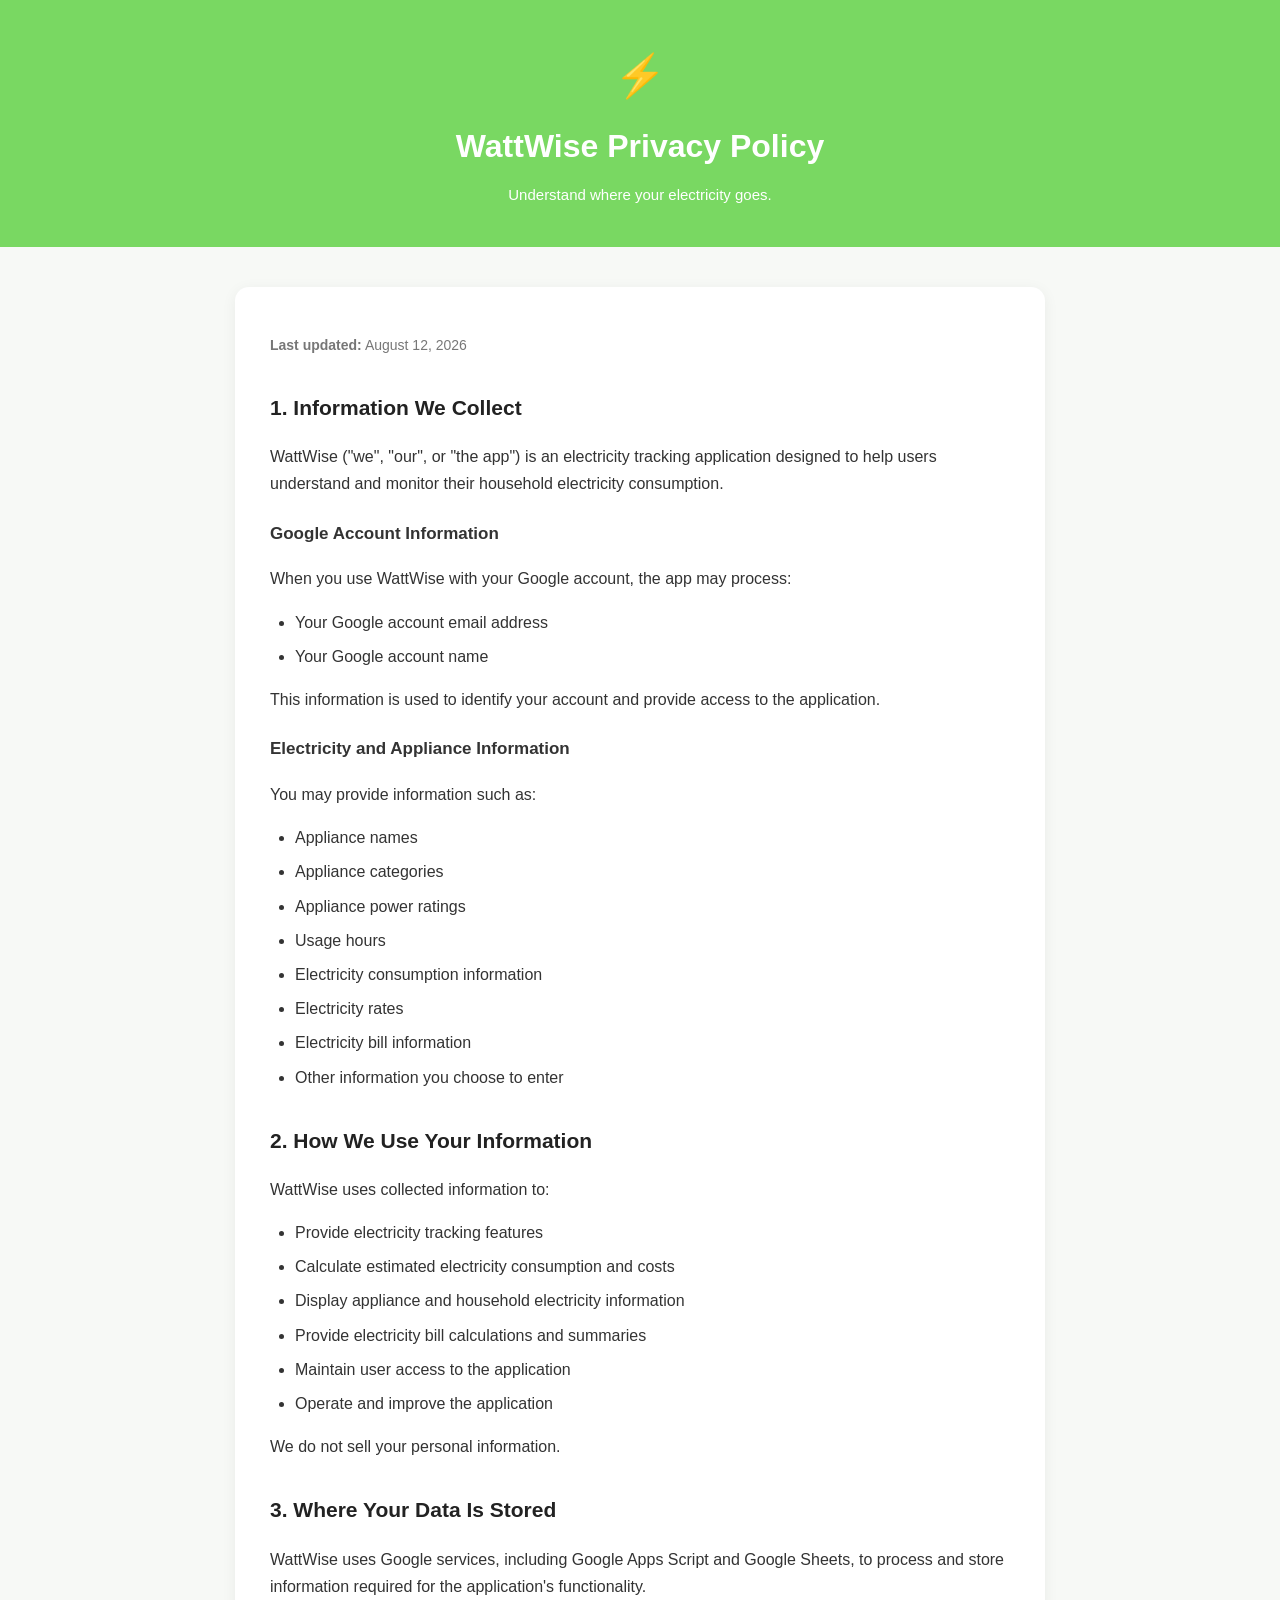
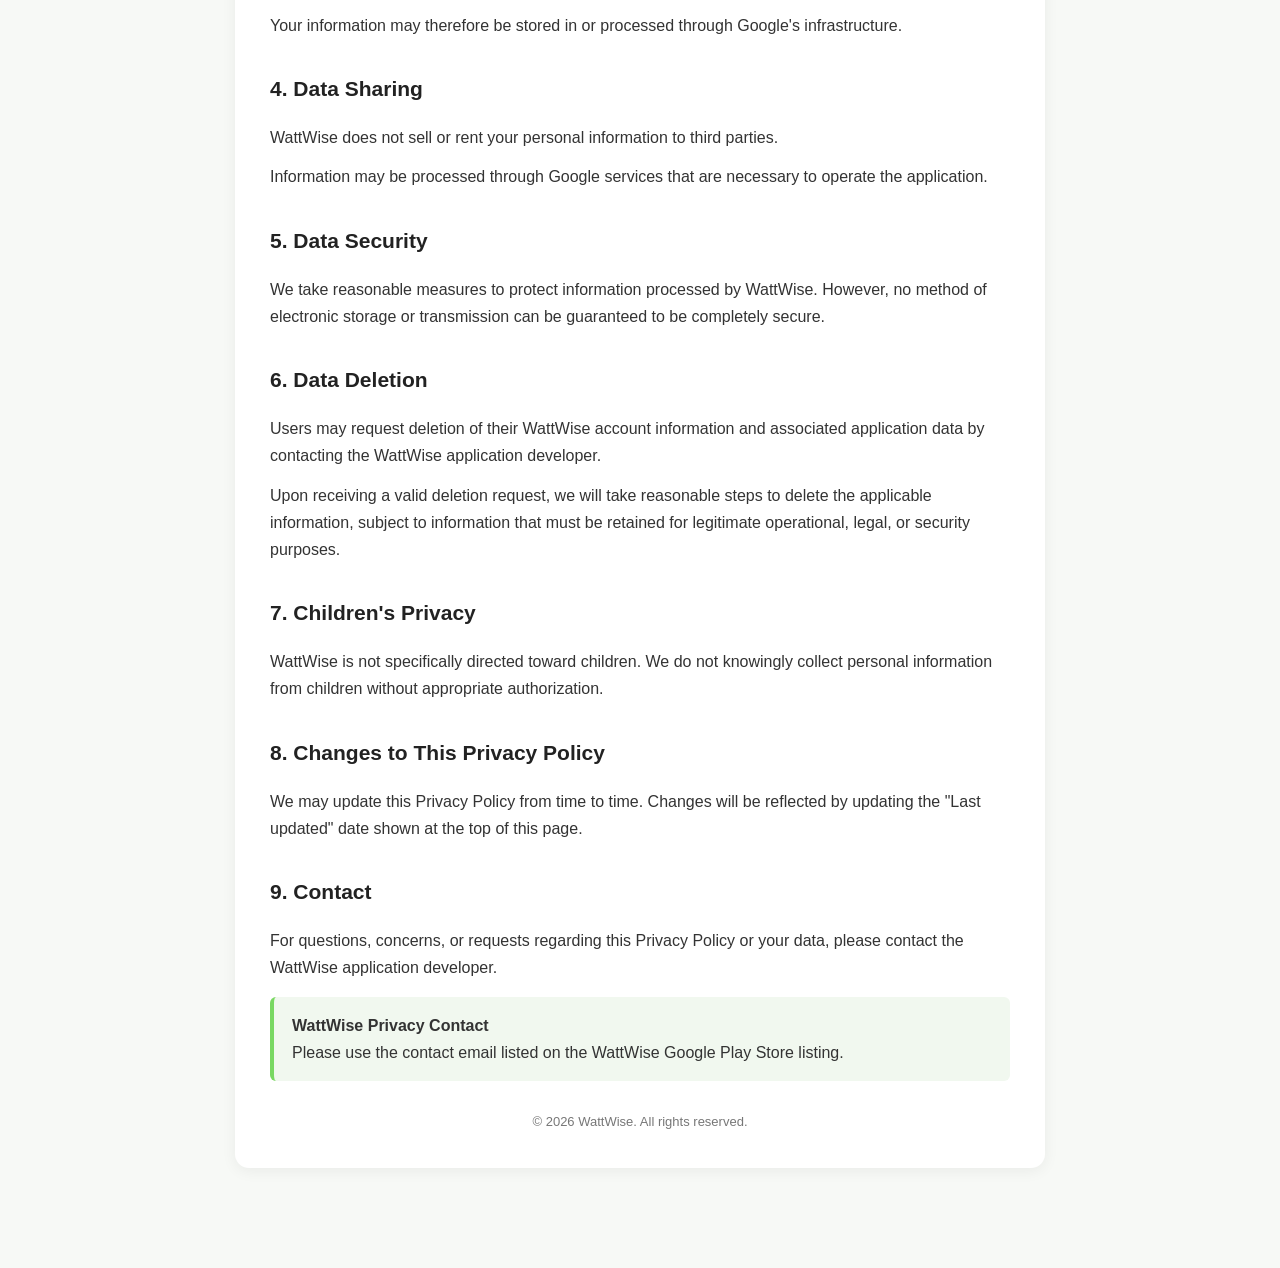
<file: wattwise_app/privacy.html>
<!DOCTYPE html>
<html lang="en">
<head>
  <meta charset="UTF-8">
  <meta name="viewport" content="width=device-width, initial-scale=1.0">

  <title>WattWise Privacy Policy</title>

  <style>
    * {
      box-sizing: border-box;
    }

    body {
      margin: 0;
      font-family: Arial, Helvetica, sans-serif;
      background: #f7f9f6;
      color: #333;
      line-height: 1.7;
    }

    .header {
      background: #79D862;
      padding: 40px 20px;
      text-align: center;
      color: white;
    }

    .logo {
      font-size: 42px;
      margin-bottom: 8px;
    }

    .header h1 {
      margin: 0;
      font-size: 32px;
    }

    .header p {
      margin: 8px 0 0;
      font-size: 15px;
    }

    .container {
      max-width: 850px;
      margin: 40px auto;
      padding: 0 20px 60px;
    }

    .card {
      background: white;
      padding: 35px;
      border-radius: 14px;
      box-shadow: 0 3px 15px rgba(0, 0, 0, 0.06);
    }

    h2 {
      margin-top: 32px;
      color: #222;
      font-size: 21px;
    }

    h2:first-child {
      margin-top: 0;
    }

    h3 {
      color: #333;
      font-size: 17px;
      margin-top: 22px;
    }

    p {
      margin: 12px 0;
    }

    ul {
      padding-left: 25px;
    }

    li {
      margin-bottom: 7px;
    }

    .updated {
      color: #777;
      font-size: 14px;
      margin-bottom: 25px;
    }

    .contact {
      background: #f1f8ef;
      border-left: 4px solid #79D862;
      padding: 15px 18px;
      margin-top: 15px;
      border-radius: 6px;
    }

    .footer {
      text-align: center;
      color: #777;
      font-size: 13px;
      margin-top: 30px;
    }

    @media (max-width: 600px) {
      .header {
        padding: 30px 15px;
      }

      .header h1 {
        font-size: 27px;
      }

      .container {
        margin: 20px auto;
        padding: 0 12px 40px;
      }

      .card {
        padding: 22px;
      }
    }
  </style>
</head>

<body>

  <header class="header">

    <div class="logo">⚡</div>

    <h1>WattWise Privacy Policy</h1>

    <p>Understand where your electricity goes.</p>

  </header>


  <main class="container">

    <div class="card">

      <p class="updated">
        <strong>Last updated:</strong> August 12, 2026
      </p>


      <h2>1. Information We Collect</h2>

      <p>
        WattWise ("we", "our", or "the app") is an electricity
        tracking application designed to help users understand
        and monitor their household electricity consumption.
      </p>


      <h3>Google Account Information</h3>

      <p>
        When you use WattWise with your Google account, the app
        may process:
      </p>

      <ul>
        <li>Your Google account email address</li>
        <li>Your Google account name</li>
      </ul>

      <p>
        This information is used to identify your account and
        provide access to the application.
      </p>


      <h3>Electricity and Appliance Information</h3>

      <p>
        You may provide information such as:
      </p>

      <ul>
        <li>Appliance names</li>
        <li>Appliance categories</li>
        <li>Appliance power ratings</li>
        <li>Usage hours</li>
        <li>Electricity consumption information</li>
        <li>Electricity rates</li>
        <li>Electricity bill information</li>
        <li>Other information you choose to enter</li>
      </ul>


      <h2>2. How We Use Your Information</h2>

      <p>
        WattWise uses collected information to:
      </p>

      <ul>
        <li>Provide electricity tracking features</li>
        <li>Calculate estimated electricity consumption and costs</li>
        <li>Display appliance and household electricity information</li>
        <li>Provide electricity bill calculations and summaries</li>
        <li>Maintain user access to the application</li>
        <li>Operate and improve the application</li>
      </ul>

      <p>
        We do not sell your personal information.
      </p>


      <h2>3. Where Your Data Is Stored</h2>

      <p>
        WattWise uses Google services, including Google Apps Script
        and Google Sheets, to process and store information required
        for the application's functionality.
      </p>

      <p>
        Your information may therefore be stored in or processed
        through Google's infrastructure.
      </p>


      <h2>4. Data Sharing</h2>

      <p>
        WattWise does not sell or rent your personal information
        to third parties.
      </p>

      <p>
        Information may be processed through Google services that
        are necessary to operate the application.
      </p>


      <h2>5. Data Security</h2>

      <p>
        We take reasonable measures to protect information processed
        by WattWise. However, no method of electronic storage or
        transmission can be guaranteed to be completely secure.
      </p>


      <h2>6. Data Deletion</h2>

      <p>
        Users may request deletion of their WattWise account
        information and associated application data by contacting
        the WattWise application developer.
      </p>

      <p>
        Upon receiving a valid deletion request, we will take
        reasonable steps to delete the applicable information,
        subject to information that must be retained for legitimate
        operational, legal, or security purposes.
      </p>


      <h2>7. Children's Privacy</h2>

      <p>
        WattWise is not specifically directed toward children.
        We do not knowingly collect personal information from
        children without appropriate authorization.
      </p>


      <h2>8. Changes to This Privacy Policy</h2>

      <p>
        We may update this Privacy Policy from time to time.
        Changes will be reflected by updating the "Last updated"
        date shown at the top of this page.
      </p>


      <h2>9. Contact</h2>

      <p>
        For questions, concerns, or requests regarding this
        Privacy Policy or your data, please contact the
        WattWise application developer.
      </p>

      <div class="contact">
        <strong>WattWise Privacy Contact</strong><br>
        Please use the contact email listed on the WattWise
        Google Play Store listing.
      </div>


      <div class="footer">
        © 2026 WattWise. All rights reserved.
      </div>

    </div>

  </main>

</body>
</html>
</file>
<file: style.css>
/* =====================================================
   ARKHON STUDIO V1.1
   ===================================================== */

:root {
  --green: #79d862;
  --green-dark: #55b941;
  --cream: #f7f6ef;
  --black: #151515;
  --muted: #73736d;
  --white: #ffffff;
  --purple: #d9c8ff;
  --yellow: #ffe58a;
  --pink: #ffc8dc;
  --border: #deded6;
}


/* =====================================================
   GLOBAL
   ===================================================== */

* {
  box-sizing: border-box;
}

html {
  scroll-behavior: smooth;
}

body {
  margin: 0;
  font-family:
    Arial,
    Helvetica,
    sans-serif;

  background: var(--cream);
  color: var(--black);

  overflow-x: hidden;
}

a {
  color: inherit;
  text-decoration: none;
}

button,
input,
textarea {
  font-family: inherit;
}

::selection {
  background: var(--green);
  color: var(--black);
}


/* =====================================================
   HEADER
   ===================================================== */

.site-header {
  position: sticky;
  top: 0;

  z-index: 100;

  display: flex;
  align-items: center;
  justify-content: space-between;

  padding: 20px 5vw;

  background: rgba(247, 246, 239, 0.9);

  backdrop-filter: blur(12px);

  border-bottom:
    1px solid rgba(0, 0, 0, 0.06);
}

.logo {
  font-size: 20px;
  font-weight: 900;
  letter-spacing: -1px;
}

.logo span,
.footer-logo span {
  color: var(--green-dark);
}

.site-header nav {
  display: flex;
  gap: 28px;
}

.site-header nav a {
  font-size: 13px;
  font-weight: 700;
}

.site-header nav a:hover {
  color: var(--green-dark);
}


/* =====================================================
   HERO
   ===================================================== */

.hero {
  min-height: 90vh;

  padding:
    80px 7vw
    100px;

  display: grid;

  grid-template-columns:
    1fr 0.8fr;

  align-items: center;

  gap: 60px;

  position: relative;

  overflow: hidden;
}

.hero-content {
  position: relative;
  z-index: 2;
}

.eyebrow {
  display: inline-block;

  font-size: 12px;
  font-weight: 800;

  letter-spacing: 1.5px;

  margin-bottom: 25px;

  padding: 8px 12px;

  border: 1px solid var(--black);

  border-radius: 100px;

  transform: rotate(-2deg);
}

.hero h1 {
  font-size: clamp(70px, 11vw, 150px);

  line-height: 0.82;

  letter-spacing: -8px;

  margin: 0;
}

.hero h1 span {
  color: var(--green-dark);
}

.hero-description {
  max-width: 430px;

  margin:
    35px 0 30px;

  font-size: 20px;

  line-height: 1.45;

  color: #55554f;
}

.hero-buttons {
  display: flex;
  flex-wrap: wrap;
  gap: 12px;
}


/* =====================================================
   BUTTONS
   ===================================================== */

.button {
  display: inline-flex;

  align-items: center;
  justify-content: center;

  min-height: 50px;

  padding:
    12px 20px;

  border-radius: 12px;

  font-size: 13px;

  font-weight: 800;

  cursor: pointer;

  transition:
    transform 0.2s ease,
    background 0.2s ease,
    box-shadow 0.2s ease;
}

.button:hover {
  transform:
    translateY(-3px)
    rotate(-1deg);
}

.button-primary {
  background: var(--green);

  box-shadow:
    4px 4px 0 var(--black);
}

.button-primary:hover {
  background: var(--green-dark);

  box-shadow:
    6px 6px 0 var(--black);
}

.button-secondary {
  background: var(--white);

  border:
    1px solid var(--black);
}


/* =====================================================
   HERO ART
   ===================================================== */

.hero-art {
  min-height: 480px;

  position: relative;

  display: flex;

  align-items: center;
  justify-content: center;
}

.hero-circle {
  width: 330px;
  height: 330px;

  border-radius: 50%;

  background: var(--green);

  display: flex;

  align-items: center;
  justify-content: center;

  position: relative;

  transform: rotate(7deg);

  box-shadow:
    14px 14px 0 var(--black);

  animation:
    floatCircle 5s ease-in-out infinite;
}

.circle-text {
  font-size: 27px;
  font-weight: 900;

  line-height: 0.95;

  text-align: center;

  letter-spacing: -1px;
}

.circle-star {
  position: absolute;

  right: 25px;
  top: 20px;

  font-size: 35px;
}

.floating-card {
  position: absolute;

  padding: 13px 17px;

  background: var(--white);

  border:
    2px solid var(--black);

  border-radius: 13px;

  display: flex;

  align-items: center;

  gap: 8px;

  font-size: 13px;

  box-shadow:
    5px 5px 0 var(--black);

  z-index: 4;
}

.card-one {
  top: 40px;
  left: 5%;

  transform: rotate(-8deg);

  animation:
    floatingOne 4s ease-in-out infinite;
}

.card-two {
  right: 3%;
  top: 130px;

  transform: rotate(6deg);

  background: var(--purple);

  animation:
    floatingTwo 4.5s ease-in-out infinite;
}

.card-three {
  bottom: 45px;
  left: 12%;

  transform: rotate(4deg);

  background: var(--yellow);

  animation:
    floatingThree 5s ease-in-out infinite;
}

.scribble {
  position: absolute;

  font-size: 45px;
  font-weight: 900;
}

.scribble-one {
  top: 5%;
  right: 15%;
}

.scribble-two {
  bottom: 8%;
  right: 5%;
}

.scribble-three {
  bottom: 18%;
  left: 3%;

  font-size: 60px;
}

@keyframes floatCircle {
  0%,
  100% {
    transform:
      rotate(7deg)
      translateY(0);
  }

  50% {
    transform:
      rotate(3deg)
      translateY(-12px);
  }
}

@keyframes floatingOne {
  0%,
  100% {
    transform:
      rotate(-8deg)
      translateY(0);
  }

  50% {
    transform:
      rotate(-5deg)
      translateY(-10px);
  }
}

@keyframes floatingTwo {
  0%,
  100% {
    transform:
      rotate(6deg)
      translateY(0);
  }

  50% {
    transform:
      rotate(3deg)
      translateY(12px);
  }
}

@keyframes floatingThree {
  0%,
  100% {
    transform:
      rotate(4deg)
      translateY(0);
  }

  50% {
    transform:
      rotate(7deg)
      translateY(-8px);
  }
}


/* =====================================================
   SECTIONS
   ===================================================== */

.section {
  padding:
    110px 7vw;
}

.section-label {
  font-size: 11px;

  font-weight: 900;

  letter-spacing: 1.5px;

  color: #777770;
}


/* =====================================================
   INTRO
   ===================================================== */

.intro {
  background: var(--white);
}

.intro-grid {
  max-width: 1200px;

  margin:
    55px auto 0;

  display: grid;

  grid-template-columns:
    1fr 1fr;

  gap: 100px;
}

.intro-title h2 {
  font-size: 20px;

  margin:
    0 0 20px;
}

.big-question {
  font-size:
    clamp(45px, 6vw, 75px);

  font-weight: 900;

  line-height: 0.95;

  letter-spacing: -4px;
}

.intro-copy {
  font-size: 18px;

  line-height: 1.6;

  max-width: 550px;
}

.intro-copy p {
  margin:
    0 0 22px;
}

blockquote {
  margin:
    35px 0;

  padding-left: 20px;

  border-left:
    5px solid var(--green);

  font-size:
    clamp(24px, 3vw, 38px);

  line-height: 1.15;
}

.idea-highlight {
  color: var(--green-dark);
}

.bold-copy {
  font-weight: 900;
}


/* =====================================================
   STUFF
   ===================================================== */

.section-heading {
  max-width: 1200px;

  margin:
    0 auto 55px;
}

.section-heading h2 {
  font-size:
    clamp(50px, 7vw, 90px);

  line-height: 0.9;

  letter-spacing: -5px;

  margin:
    25px 0 0;
}

.section-heading h2 span {
  color: var(--green-dark);
}

.project-grid {
  max-width: 1200px;

  margin: auto;

  display: grid;

  grid-template-columns:
    repeat(3, 1fr);

  gap: 22px;
}

.project-card {
  background: var(--white);

  border:
    1px solid var(--black);

  border-radius: 20px;

  overflow: hidden;

  transition:
    transform 0.25s ease,
    box-shadow 0.25s ease;
}

.project-card:hover {
  transform:
    translateY(-8px)
    rotate(-1deg);

  box-shadow:
    8px 8px 0 var(--black);
}

.project-visual {
  height: 280px;

  position: relative;

  display: flex;

  align-items: center;
  justify-content: center;

  overflow: hidden;
}

.project-green .project-visual {
  background: var(--green);
}

.project-purple .project-visual {
  background: var(--purple);
}

.project-yellow .project-visual {
  background: var(--yellow);
}


/* mock app */

.mock-window {
  width: 72%;
  height: 65%;

  background: white;

  border:
    3px solid var(--black);

  border-radius: 12px;

  transform: rotate(-4deg);

  box-shadow:
    8px 8px 0 var(--black);
}

.mock-top {
  height: 30px;

  display: flex;

  align-items: center;

  gap: 5px;

  padding-left: 10px;

  border-bottom:
    2px solid var(--black);
}

.mock-top span {
  width: 7px;
  height: 7px;

  border-radius: 50%;

  background: var(--black);
}

.mock-content {
  display: flex;

  align-items: center;

  justify-content: center;

  gap: 20px;

  height: calc(100% - 30px);
}

.mock-big {
  font-size: 50px;
}

.mock-lines {
  display: flex;

  flex-direction: column;

  gap: 8px;
}

.mock-lines span {
  width: 55px;
  height: 7px;

  background: #ddd;

  border-radius: 10px;
}


/* experiment */

.experiment-shape {
  font-size: 100px;

  transform: rotate(-10deg);

  filter:
    drop-shadow(8px 8px 0 var(--black));
}

.floating-word {
  position: absolute;

  top: 30px;
  left: 30px;

  font-size: 30px;

  font-weight: 900;

  transform: rotate(-10deg);
}

.word-two {
  left: auto;
  right: 30px;

  top: auto;
  bottom: 30px;

  transform: rotate(8deg);
}


/* question */

.question-mark {
  font-size: 180px;

  font-weight: 900;

  line-height: 1;

  transform: rotate(-7deg);

  text-shadow:
    7px 7px 0 var(--black);
}

.visual-tag {
  position: absolute;

  right: 15px;
  top: 15px;

  padding:
    7px 9px;

  border:
    1px solid var(--black);

  background: var(--white);

  font-size: 9px;

  font-weight: 900;

  letter-spacing: 1px;

  border-radius: 50px;
}

.project-info {
  padding: 22px;
}

.project-number {
  font-size: 10px;

  color: #888;

  font-weight: 800;
}

.project-info h3 {
  margin:
    10px 0 7px;

  font-size: 25px;

  letter-spacing: -1px;
}

.project-info p {
  margin:
    0 0 22px;

  color: #666;

  font-size: 14px;

  line-height: 1.4;
}

.project-link {
  font-size: 13px;

  font-weight: 900;
}

.project-link:hover {
  color: var(--green-dark);
}

.muted-link {
  color: #999;
}


/* =====================================================
   IDEAS
   ===================================================== */

.ideas {
  background: var(--black);

  color: white;

  overflow: hidden;
}

.ideas .section-label {
  color: #999;
}

.ideas-header {
  max-width: 1200px;

  margin:
    45px auto 70px;

  display: flex;

  justify-content: space-between;

  align-items: flex-end;

  gap: 40px;
}

.ideas-header h2 {
  font-size:
    clamp(48px, 7vw, 90px);

  line-height: 0.9;

  letter-spacing: -5px;

  margin: 0;
}

.ideas-header h2 span {
  color: var(--green);
}

.ideas-header p {
  max-width: 250px;

  color: #aaa;

  line-height: 1.5;
}

.idea-wall {
  max-width: 1100px;

  margin: auto;

  min-height: 500px;

  position: relative;
}

.idea-note {
  position: absolute;

  width: 230px;

  min-height: 180px;

  padding: 25px;

  display: flex;

  flex-direction: column;

  justify-content: space-between;

  color: var(--black);

  border-radius: 4px;

  box-shadow:
    8px 8px 0 rgba(255,255,255,0.1);

  transition:
    transform 0.25s ease;
}

.idea-note:hover {
  transform:
    scale(1.06)
    rotate(0deg) !important;

  z-index: 5;
}

.idea-note span {
  font-size: 10px;

  font-weight: 900;
}

.idea-note strong {
  font-size: 23px;

  line-height: 1;

  letter-spacing: -1px;
}

.idea-note small {
  font-size: 11px;
}

.note-one {
  background: var(--green);

  left: 5%;
  top: 40px;

  transform: rotate(-7deg);
}

.note-two {
  background: var(--yellow);

  left: 31%;
  top: 150px;

  transform: rotate(5deg);
}

.note-three {
  background: var(--purple);

  right: 20%;
  top: 10px;

  transform: rotate(7deg);
}

.note-four {
  background: var(--pink);

  right: 2%;
  bottom: 20px;

  transform: rotate(-5deg);
}


/* =====================================================
   TELL US
   ===================================================== */

.tell-us {
  background: var(--green);
}

.tell-grid {
  max-width: 1200px;

  margin: auto;

  display: grid;

  grid-template-columns:
    0.9fr 1.1fr;

  gap: 100px;

  align-items: start;
}

.tell-intro h2 {
  font-size:
    clamp(60px, 8vw, 105px);

  line-height: 0.85;

  letter-spacing: -6px;

  margin:
    30px 0;
}

.tell-intro h2 span {
  color: white;
}

.tell-intro p {
  margin:
    7px 0;

  font-size: 18px;
}

.tell-intro > strong {
  display: block;

  margin-top: 25px;

  font-size: 20px;
}

.idea-form-wrapper {
  background: var(--white);

  padding: 35px;

  border:
    2px solid var(--black);

  border-radius: 18px;

  box-shadow:
    10px 10px 0 var(--black);
}

.form-group {
  margin-bottom: 20px;
}

.form-group label {
  display: block;

  margin-bottom: 7px;

  font-size: 11px;

  font-weight: 900;

  text-transform: uppercase;

  letter-spacing: 1px;
}

input,
textarea {
  width: 100%;

  padding:
    14px;

  border:
    1px solid #ccc;

  border-radius: 8px;

  outline: none;

  font-size: 14px;

  background: #fafafa;
}

input:focus,
textarea:focus {
  border-color: var(--green-dark);

  box-shadow:
    0 0 0 3px
    rgba(121,216,98,0.2);
}

textarea {
  resize: vertical;
}

.submit-button {
  border: none;

  width: 100%;
}

.form-message {
  margin-top: 15px;

  font-size: 13px;

  font-weight: 700;
}


/* =====================================================
   PHILOSOPHY
   ===================================================== */

.philosophy {
  min-height: 600px;

  display: flex;

  flex-direction: column;

  align-items: center;

  justify-content: center;

  text-align: center;

  position: relative;
}

.philosophy-mark {
  font-size: 60px;

  color: var(--green-dark);

  margin-bottom: 20px;
}

.philosophy h2 {
  font-size:
    clamp(55px, 8vw, 110px);

  line-height: 0.85;

  letter-spacing: -6px;

  margin:
    35px 0;
}

.philosophy h2 span {
  color: var(--green-dark);
}

.philosophy-doodle {
  font-size: 30px;

  letter-spacing: 20px;
}


/* =====================================================
   FOOTER
   ===================================================== */

.site-footer {
  padding:
    30px 7vw;

  background: var(--black);

  color: white;

  display: grid;

  grid-template-columns:
    1fr 1fr 1fr;

  align-items: center;
}

.footer-logo {
  font-size: 18px;

  font-weight: 900;
}

.site-footer p {
  text-align: center;

  color: #aaa;

  font-size: 12px;
}

.copyright {
  text-align: right;

  color: #777;

  font-size: 10px;
}


/* =====================================================
   MOBILE
   ===================================================== */

@media (max-width: 800px) {

  .site-header {
    padding:
      16px 20px;
  }

  .site-header nav {
    gap: 15px;
  }

  .site-header nav a {
    font-size: 11px;
  }

  .hero {
    min-height: auto;

    padding:
      65px 20px 80px;

    display: flex;

    flex-direction: column;

    gap: 20px;
  }

  .hero h1 {
    font-size:
      clamp(70px, 22vw, 120px);

    letter-spacing: -6px;
  }

  .hero-description {
    font-size: 17px;
  }

  .hero-buttons {
    flex-direction: column;
  }

  .button {
    width: 100%;
  }

  .hero-art {
    width: 100%;

    min-height: 400px;
  }

  .hero-circle {
    width: 270px;
    height: 270px;
  }

  .circle-text {
    font-size: 23px;
  }

  .floating-card {
    font-size: 11px;
  }

  .section {
    padding:
      80px 20px;
  }

  .intro-grid,
  .tell-grid {
    grid-template-columns: 1fr;

    gap: 45px;
  }

  .big-question {
    font-size: 50px;

    letter-spacing: -3px;
  }

  .intro-copy {
    font-size: 16px;
  }

  .section-heading h2,
  .ideas-header h2 {
    font-size: 55px;

    letter-spacing: -4px;
  }

  .project-grid {
    grid-template-columns: 1fr;
  }

  .project-visual {
    height: 260px;
  }

  .ideas-header {
    flex-direction: column;

    align-items: flex-start;

    margin-bottom: 40px;
  }

  .idea-wall {
    min-height: 760px;
  }

  .idea-note {
    width: 190px;

    min-height: 160px;
  }

  .note-one {
    left: 0;
    top: 20px;
  }

  .note-two {
    left: auto;
    right: 0;
    top: 180px;
  }

  .note-three {
    left: 5%;
    right: auto;
    top: 370px;
  }

  .note-four {
    right: 0;
    bottom: 20px;
  }

  .tell-intro h2 {
    font-size: 70px;

    letter-spacing: -5px;
  }

  .idea-form-wrapper {
    padding: 22px;

    box-shadow:
      6px 6px 0 var(--black);
  }

  .philosophy {
    min-height: 450px;
  }

  .philosophy h2 {
    font-size: 60px;

    letter-spacing: -4px;
  }

  .site-footer {
    grid-template-columns: 1fr;

    gap: 12px;

    text-align: center;
  }

  .site-footer p,
  .copyright {
    text-align: center;
  }

}


/* =====================================================
   REDUCED MOTION
   ===================================================== */

@media (prefers-reduced-motion: reduce) {

  *,
  *::before,
  *::after {
    animation-duration: 0.01ms !important;

    animation-iteration-count: 1 !important;

    scroll-behavior: auto !important;

    transition-duration: 0.01ms !important;
  }

  .app-card-link {
  display: block;
  color: inherit;
  text-decoration: none;
}

.app-card-link:hover {
  color: inherit;
}

.app-card-link:hover .app-card {
  transform: translateY(-6px);
}


}
</file>
<file: wattwise_app/styles.css>
/* =====================================================
   GLOBAL
   ===================================================== */

:root {

  --green: #79d862;

  --green-dark: #55b941;

  --green-light: #eefbea;

  --text: #172117;

  --muted: #6d766d;

  --border: #e1e6e1;

  --background: #f6f8f5;

  --white: #ffffff;

  --danger: #d94c4c;

  --warning: #d99000;

  --shadow:
    0 4px 18px rgba(0, 0, 0, 0.06);

}


* {

  box-sizing: border-box;

}


html,
body {

  margin: 0;

  padding: 0;

  font-family:
    Arial,
    Helvetica,
    sans-serif;

  background:
    var(--background);

  color:
    var(--text);

}


body {

  min-height: 100vh;

}


button,
input,
select,
textarea {

  font-family:
    inherit;

}

#householdGreeting {
  font-size: 28px;
  font-weight: 800;
  color: #14532d;
  margin: 0;
  line-height: 1.2;
  letter-spacing: -0.5px;
}


.dashboard-top {
  display: flex;
  align-items: center;
  justify-content: space-between;
  gap: 24px;
  width: 100%;
  margin-bottom: 24px;
}

.dashboard-title {
  flex: 1;
}

#householdGreeting {
  font-size: 28px;
  font-weight: 800;
  color: #14532d;
  margin: 0;
  line-height: 1.2;
  letter-spacing: -0.5px;
}

.month-selector {
  display: flex;
  align-items: center;
  gap: 10px;
}

.month-selector label {
  margin: 0;
  white-space: nowrap;
}

.month-selector select {
  margin: 0;
}
/* =====================================================
   HEADER
   ===================================================== */

.app-header {

  background:
    var(--white);

  border-bottom:
    1px solid var(--border);

}


.header-inner {

  max-width:
    1400px;

  margin:
    auto;

  padding:
    18px 24px;

  display:
    flex;

  justify-content:
    space-between;

  align-items:
    center;

}


.app-title {

  font-size:
    22px;

  font-weight:
    700;

}


.app-subtitle {

  margin-top:
    4px;

  font-size:
    13px;

  color:
    var(--muted);

}


.header-button {

  border:
    1px solid var(--border);

  background:
    var(--white);

  border-radius:
    8px;

  padding:
    9px 14px;

  cursor:
    pointer;

}


.header-button:hover {

  background:
    var(--green-light);

}


/* =====================================================
   CONTAINER
   ===================================================== */

.app-container {

  max-width:
    1400px;

  margin:
    0 auto;

  padding:
    28px 24px 50px;

}


/* =====================================================
   SETUP
   ===================================================== */

.setup-card {

  max-width:
    520px;

  margin:
    60px auto;

  background:
    var(--white);

  border:
    1px solid var(--border);

  border-radius:
    16px;

  padding:
    40px;

  box-shadow:
    var(--shadow);

  text-align:
    center;

}


.setup-icon {

  font-size:
    48px;

  margin-bottom:
    10px;

}


.setup-card h2 {

  margin:
    0 0 8px;

}


.setup-card p {

  color:
    var(--muted);

  margin:
    0 0 25px;

}


/* =====================================================
   DASHBOARD TOP
   ===================================================== */

.dashboard-top {
  display: flex;
  flex-direction: column;
  align-items: stretch;

  gap: 12px;

  margin-bottom: 16px;
}


.dashboard-top h1 {
  font-size: 22px;

  line-height: 1.25;

  margin: 0 0 4px;

  letter-spacing: -0.3px;
}


.dashboard-top p {
  font-size: 12px;

  color: var(--muted);

  margin: 0;
}


.month-selector {

  display:
    flex;

  flex-direction:
    column;

  gap:
    5px;

}


.month-selector label {

  font-size:
    12px;

  color:
    var(--muted);

}


.month-selector input {

  min-width:
    150px;

}


/* =====================================================
   SUMMARY CARDS
   ===================================================== */

.summary-grid {

  display:
    grid;

  grid-template-columns:
    repeat(4, 1fr);

  gap:
    16px;

  margin-bottom:
    18px;

}


.summary-card {

  background:
    var(--white);

  border:
    1px solid var(--border);

  border-radius:
    16px;

  padding:
    16px;

  box-shadow:
    0 2px 10px rgba(0, 0, 0, 0.04);

}


.summary-icon {

  font-size:
    22px;

  margin-bottom:
    8px;

}


.summary-label {

  font-size:
    13px;

  color:
    var(--muted);

}


.summary-value {

  font-size:
    23px;

  font-weight:
    700;

  margin-top:
    5px;

  line-height:
    1.2;

}


.summary-text {

  font-size:
    19px;

}


.summary-small {

  font-size:
    12px;

  color:
    var(--muted);

  margin-top:
    4px;

}


.summary-change {

  margin-top:
    8px;

  font-size:
    12px;

  color:
    var(--muted);

}


/* =====================================================
   BUTTONS
   ===================================================== */

.primary-button {

  background:
    var(--green);

  color:
    #10200f;

  border:
    none;

  border-radius:
    12px;

  padding:
    12px 16px;

  font-weight:
    700;

  cursor:
    pointer;

}


.primary-button:hover {

  background:
    var(--green-dark);

  color:
    white;

}


.secondary-button {

  background:
    var(--white);

  color:
    var(--text);

  border:
    1px solid var(--border);

  border-radius:
    12px;

  padding:
    12px 16px;

  font-weight:
    600;

  cursor:
    pointer;

}


.secondary-button:hover {

  background:
    var(--green-light);

}


.small-button {

  padding:
    8px 13px;

  font-size:
    13px;

}


.full-width {

  width:
    100%;

}


/* =====================================================
   QUICK ACTIONS
   ===================================================== */

.quick-actions {

  display:
    flex;

  gap:
    10px;

  flex-wrap:
    wrap;

  margin-bottom:
    18px;

}


/* =====================================================
   COMPARISON
   ===================================================== */

.comparison-card {

  background:
    var(--white);

  border:
    1px solid var(--border);

  border-radius:
    16px;

  padding:
    16px;

  display:
    flex;

  justify-content:
    space-between;

  align-items:
    center;

  margin-bottom:
    16px;

  box-shadow:
    0 2px 10px rgba(0, 0, 0, 0.04);

}


.comparison-title {

  font-weight:
    700;

  font-size:
    14px;

}


.comparison-message {

  margin-top:
    18px;

  padding:
    12px;

  border-radius:
    10px;

  background:
    #f8f8f8;

  font-size:
    13px;

  color:
    var(--muted);

  text-align:
    center;

}


.comparison-value {

  font-size:
    23px;

  font-weight:
    700;

  white-space:
    nowrap;

}

/* =====================================================
   DASHBOARD GRID
   ===================================================== */

.dashboard-grid {

  display:
    grid;

  grid-template-columns:
    1.4fr 1fr;

  gap:
    18px;

  margin-bottom:
    18px;

}


.dashboard-card {

  background:
    var(--white);

  border:
    1px solid var(--border);

  border-radius:
    16px;

  box-shadow:
    0 2px 10px rgba(0, 0, 0, 0.04);

  overflow:
    hidden;

}


.full-card {

  margin-bottom:
    18px;

}


.card-header {

  padding:
    16px;

  border-bottom:
    1px solid var(--border);

  display:
    flex;

  justify-content:
    space-between;

  align-items:
    center;

}


.card-header h2 {

  margin:
    0 0 4px;

  font-size:
    16px;

  line-height:
    1.3;

}


.card-header p {

  margin:
    0;

  color:
    var(--muted);

  font-size:
    12px;

}




/* =====================================================
   RANKING
   ===================================================== */

.ranking-list {

  padding:
    10px 20px 20px;

}


.ranking-item {

  padding:
    14px 0;

  border-bottom:
    1px solid #edf0ed;

}


.ranking-item:last-child {

  border-bottom:
    none;

}


.ranking-top {

  display:
    flex;

  justify-content:
    space-between;

  gap:
    10px;

}


.ranking-name {

  font-weight:
    600;

}


.ranking-cost {

  font-weight:
    700;

}


.ranking-meta {

  display:
    flex;

  justify-content:
    space-between;

  margin-top:
    5px;

  font-size:
    12px;

  color:
    var(--muted);

}


.progress-bar {

  height:
    7px;

  background:
    #edf1ec;

  border-radius:
    10px;

  margin-top:
    8px;

  overflow:
    hidden;

}


.progress-fill {

  height:
    100%;

  background:
    var(--green);

  border-radius:
    10px;

}


/* =====================================================
   CATEGORY
   ===================================================== */

.category-list {

  padding:
    15px 20px 20px;

}


.category-item {

  margin-bottom:
    17px;

}


.category-item:last-child {

  margin-bottom:
    0;

}


.category-top {

  display:
    flex;

  justify-content:
    space-between;

}


.category-name {

  font-weight:
    600;

  font-size:
    13px;

}


.category-cost {

  font-weight:
    700;

  font-size:
    13px;

}


/* =====================================================
   TABLE
   ===================================================== */

.table-wrapper {

  width:
    100%;

  overflow-x:
    auto;

  -webkit-overflow-scrolling:
    touch;

  scrollbar-width:
    thin;

}


table {

  width:
    100%;

  border-collapse:
    collapse;

}


th {

  background:
    #fafcf9;

  color:
    var(--muted);

  font-size:
    11px;

  text-align:
    left;

  padding:
    12px 15px;

  border-bottom:
    1px solid var(--border);

  white-space:
    nowrap;

}


td {

  padding:
    14px 15px;

  border-bottom:
    1px solid #edf0ed;

  font-size:
    13px;

}


tbody tr:hover {

  background:
    #fbfdfb;

}


.table-appliance-name {

  font-weight:
    700;

}


.table-category {

  color:
    var(--muted);

}


.action-button {

  border:
    none;

  background:
    transparent;

  cursor:
    pointer;

  padding:
    5px;

  font-size:
    15px;

}


.action-button:hover {

  background:
    var(--green-light);

  border-radius:
    5px;

}


.delete-action {

  background:
    #f8c8dc;

  color:
    #7a3b4d;

  border-radius:
    6px;

}

.delete-action:hover {

  background:
    #f3b6cf;

}


/* =====================================================
   TIPS
   ===================================================== */

.tips-card {

  background:
    var(--green-light);

  border:
    1px solid #d5efd0;

  border-radius:
    12px;

  padding:
    18px 20px;

  display:
    flex;

  gap:
    15px;

  align-items:
    flex-start;

}


.tips-icon {

  font-size:
    28px;

}


.tips-card h3 {

  margin:
    0 0 5px;

  font-size:
    15px;

}


.tips-card p {

  margin:
    0;

  font-size:
    13px;

  color:
    #536053;

}


/* =====================================================
   FORMS
   ===================================================== */

.form-group {

  margin-bottom:
    16px;

}


.form-group label {

  display:
    block;

  font-size:
    13px;

  font-weight:
    600;

  margin-bottom:
    7px;

}


input,
select,
textarea {

  width:
    100%;

  border:
    1px solid #d7ddd7;

  border-radius:
    8px;

  padding:
    11px 12px;

  font-size:
    14px;

  background:
    white;

  outline:
    none;

}


input:focus,
select:focus,
textarea:focus {

  border-color:
    var(--green-dark);

  box-shadow:
    0 0 0 3px
    rgba(121, 216, 98, 0.15);

}


textarea {

  resize:
    vertical;

}


.form-grid {

  display:
    grid;

  grid-template-columns:
    repeat(2, 1fr);

  gap:
    0 15px;

}


.full-span {

  grid-column:
    1 / -1;

}


.optional {

  font-weight:
    normal;

  color:
    var(--muted);

}


.field-help {

  margin-top:
    5px;

  font-size:
    11px;

  color:
    var(--muted);

}


.special-fields {

  grid-column:
    1 / -1;

  background:
    #f7fbf5;

  border:
    1px solid #dcebd8;

  border-radius:
    10px;

  padding:
    15px;

  margin-bottom:
    15px;

}


.special-title {

  font-weight:
    700;

  margin-bottom:
    12px;

}


.form-message {

  min-height:
    18px;

  font-size:
    13px;

  color:
    var(--danger);

  margin-bottom:
    10px;

}


/* =====================================================
   MODALS
   ===================================================== */

.modal {
  position: fixed;
  inset: 0;
  z-index: 1000;

  display: flex;
  align-items: flex-start;
  justify-content: center;

  padding: 20px;
  overflow-y: auto;
}



.modal:not(.hidden) {

  display:
    flex;

}

.modal-overlay {

  position: absolute;

  inset: 0;

  background: transparent;

  z-index: 0;

}

.modal-content {

  position:
    relative;

  z-index:
    2;

  background:
    var(--white);

  width:
    min(760px, 100%);

  max-height:
    calc(100vh - 40px);

  overflow-y:
    auto;

  border-radius:
    15px;

  box-shadow:
    0 20px 60px
    rgba(0, 0, 0, 0.2);

}


.small-modal {

  width:
    min(500px, 100%);

}


.modal-header {

  padding:
    22px;

  border-bottom:
    1px solid var(--border);

  background:
    var(--white);

  display:
    flex;

  justify-content:
    space-between;

  align-items:
    flex-start;

  gap:
    20px;

}


/* Remove extra spacing after total bill */

#billViewAmount {

  margin-bottom:
    0;

}


#billViewAmount + * {

  margin-top:
    0;

}

.modal-header h2 {

  margin:
    0 0 5px;

  font-size:
    19px;

}


.modal-header p {

  margin:
    0;

  color:
    var(--muted);

  font-size:
    12px;

}


.close-button {

  width:
    32px;

  height:
    32px;

  border:
    none;

  background:
    #f3f5f2;

  border-radius:
    50%;

  font-size:
    20px;

  cursor:
    pointer;

}


form {

  padding:
    22px;

}


.modal-actions {

  display:
    flex;

  justify-content:
    flex-end;

  gap:
    10px;

  margin-top:
    20px;

}


/* =====================================================
   LOADING
   ===================================================== */

.loading-overlay {

  position:
    fixed;

  inset:
    0;

  z-index:
    2000;

  background:
    rgba(255,255,255,0.75);

  display:
    flex;

  align-items:
    center;

  justify-content:
    center;

}


.spinner {

  width:
    32px;

  height:
    32px;

  border:
    4px solid #e5eee3;

  border-top:
    4px solid var(--green-dark);

  border-radius:
    50%;

  animation:
    spin 0.8s linear infinite;

  margin:
    0 auto 12px;

}


@keyframes spin {

  from {
    transform: rotate(0deg);
  }

  to {
    transform: rotate(360deg);
  }

}


/* =====================================================
   TOAST
   ===================================================== */

.toast {

  position: fixed;

  top: 50%;

  left: 50%;

  transform:
    translate(-50%, -50%) scale(0.95);

  z-index: 3000;

  width: 320px;

  background:
    var(--green-light);

  color:
    #5a4030;

  padding:
    35px 30px;

  border-radius:
    20px;

  font-size:
    18px;

  font-weight:
    600;

  text-align:
    center;

  opacity:
    0;

  pointer-events:
    none;

  box-shadow:
    0 12px 30px rgba(0,0,0,0.12);

  transition:
    all 0.25s ease;

}


.toast.show {

  opacity:
    1;

  transform:
    translate(-50%, -50%) scale(1);

}


/* =====================================================
   EMPTY / LOADING
   ===================================================== */

.loading,
.empty-state {

  padding:
    25px;

  text-align:
    center;

  color:
    var(--muted);

  font-size:
    13px;

}


.hidden {

  display:
    none !important;

}


/* =====================================================
   MOBILE
   ===================================================== */

@media (
  max-width: 900px
) {

  .summary-grid {

    grid-template-columns:
      repeat(2, 1fr);

  }


  .dashboard-grid {

    grid-template-columns:
      1fr;

  }

}


/* =====================================================
   MOBILE APP LAYOUT
   ===================================================== */

@media (max-width: 650px) {

  html,
  body {
    width: 100%;
    min-height: 100%;
    background: #ffffff;
  }


  body {
    overflow-x: hidden;
  }


  /* =========================
     HEADER
     ========================= */

  .app-header {
    position: sticky;
    top: 0;
    z-index: 100;

    background: #ffffff;
    border-bottom: 1px solid var(--border);
  }


  .header-inner {
    width: 100%;
    padding: 14px 16px;

    display: flex;
    align-items: center;
    justify-content: space-between;

    gap: 12px;
  }


  .app-title {
    font-size: 18px;
    line-height: 1.2;
  }


  .app-subtitle {
    font-size: 11px;
    margin-top: 3px;
  }


  .header-button {
    flex-shrink: 0;

    padding: 8px 10px;
    font-size: 12px;
    border-radius: 8px;
  }


  /* =========================
     MAIN APP AREA
     ========================= */

  .app-container {
  width: 100%;
  max-width: none;

  padding: 16px 12px 40px;
  margin: 0;

  background: #f7f9f6;
}


  /* =========================
     DASHBOARD HEADER
     ========================= */

  .dashboard-top {
    display: flex;
    flex-direction: column;
    align-items: stretch;

    gap: 14px;
    margin-bottom: 18px;
  }


  .dashboard-top h1 {
    font-size: 23px;
    line-height: 1.2;
    margin: 0 0 5px;
  }


  .dashboard-top p {
    font-size: 13px;
  }


  .month-selector {
    width: 100%;
  }


  .month-selector select {
  width: 100%;

  min-height: 46px;

  padding: 10px 12px;

  border-radius: 12px;

  background: #ffffff;

  font-size: 15px;
}


  /* =========================
     SUMMARY CARDS
     ========================= */

  .summary-grid {
    display: grid;

    grid-template-columns: 1fr 1fr;

    gap: 10px;

    margin-bottom: 16px;
  }


  .summary-card {
  padding: 14px;

  min-height: 125px;

  display: flex;
  flex-direction: column;
  justify-content: flex-start;

  border-radius: 15px;

  background: #ffffff;

  border: 1px solid #edf0eb;

  box-shadow:
    0 2px 8px rgba(0, 0, 0, 0.035);

  overflow: hidden;
}

  .summary-icon {
  width: 34px;
  height: 34px;

  display: flex;
  align-items: center;
  justify-content: center;

  font-size: 19px;

  margin-bottom: 9px;

  border-radius: 10px;

  background: var(--green-light);
}


  .summary-label {
    font-size: 11px;
    line-height: 1.3;
  }


  .summary-value {
  font-size: 19px;

  margin-top: 5px;

  line-height: 1.2;

  word-break: break-word;
}


  .summary-text {
    font-size: 16px;
  }


  .summary-small {
    font-size: 10px;
  }


  .summary-change {
    font-size: 10px;
    margin-top: 5px;
  }

 /* =====================================================
   MOBILE QUICK ACTIONS
   ===================================================== */

.quick-actions {
  display: grid;
  grid-template-columns: 1fr 1fr;
  gap: 9px;
  margin-bottom: 18px;
}

.quick-actions button {
  width: 100%;
  min-height: 52px;
  padding: 10px 8px;
  font-size: 12px;
  line-height: 1.25;
  border-radius: 14px;
  box-shadow: 0 2px 6px rgba(0, 0, 0, 0.04);
  -webkit-tap-highlight-color: transparent;
}

.quick-actions button:active {
  transform: scale(0.97);
}


  /* =========================
     COMPARISON CARD
     ========================= */

  .comparison-card {
    display: flex;
    flex-direction: column;

    align-items: flex-start;

    gap: 10px;

    padding: 16px;

    margin-bottom: 16px;

    border-radius: 14px;
  }


  .comparison-title {
    font-size: 14px;
  }


  .comparison-message {
    margin-top: 10px;
    padding: 10px;

    font-size: 12px;
  }


  .comparison-value {
    font-size: 21px;
  }


  /* =========================
     DASHBOARD CARDS
     ========================= */

  .dashboard-grid {
    display: grid;

    grid-template-columns: 1fr;

    gap: 14px;

    margin-bottom: 14px;
  }


  .dashboard-card {
  border-radius: 14px;

  background: #ffffff;

  border: 1px solid #edf0eb;

  box-shadow:
    0 2px 8px rgba(0, 0, 0, 0.035);
}


  .card-header {
  padding: 16px;

  gap: 10px;

  align-items: flex-start;
}


 .card-header h2 {
  font-size: 15px;

  line-height: 1.3;

  margin: 0 0 4px;
}


  .card-header p {
  font-size: 11px;

  line-height: 1.4;

  margin: 0;
}


  /* =========================
     RANKING
     ========================= */

  .ranking-list {
    padding: 8px 16px 16px;
  }


  .ranking-item {
  padding: 13px 0;
}

.ranking-item:active {
  opacity: 0.75;
}


  .ranking-name {
    font-size: 13px;
  }


  .ranking-cost {
    font-size: 13px;
  }


  .ranking-meta {
    font-size: 11px;
  }


  /* =========================
     CATEGORY
     ========================= */

  .category-list {
    padding: 14px 16px 16px;
  }


  .category-item {
  margin-bottom: 15px;

  padding-bottom: 2px;
}


  .category-name,
  .category-cost {
    font-size: 12px;
  }


  /* =========================
     APPLIANCE TABLE
     ========================= */

  .full-card {
    margin-bottom: 14px;
  }


  .full-card .card-header {
    gap: 10px;
  }


  .full-card .card-header .small-button {
    flex-shrink: 0;

    white-space: nowrap;

    padding: 9px 11px;

    font-size: 11px;
  }


  .table-wrapper {
  width: 100%;

  overflow-x: auto;

  -webkit-overflow-scrolling: touch;

  scrollbar-width: none;

  border-radius: 0 0 14px 14px;
}

.table-wrapper::-webkit-scrollbar {
  display: none;
}


  table {
    min-width: 820px;
  }


  th {
  padding: 11px 12px;

  font-size: 10px;

  font-weight: 700;

  white-space: nowrap;
}


 td {
  padding: 13px 12px;

  font-size: 12px;

  white-space: nowrap;
}


  /* =========================
     TIPS
     ========================= */

  .tips-card {
  display: flex;

  align-items: flex-start;

  padding: 16px;

  gap: 12px;

  border-radius: 15px;

  background: var(--green-light);

  border: 1px solid #dcefd7;

  box-shadow:
    0 2px 8px rgba(0, 0, 0, 0.025);
}


  .tips-icon {
  flex-shrink: 0;

  width: 36px;
  height: 36px;

  display: flex;

  align-items: center;
  justify-content: center;

  font-size: 20px;

  border-radius: 10px;

  background: #ffffff;
}


  .tips-card h3 {
  margin: 0 0 4px;

  font-size: 14px;

  line-height: 1.3;
}

  .tips-card p {
  margin: 0;

  font-size: 12px;

  line-height: 1.5;

  color: #536053;
}


  /* =========================
     SETUP SCREEN
     ========================= */

  .setup-card {
  width: 100%;

  max-width: 420px;

  margin: 45px auto 30px;

  padding: 32px 22px;

  border-radius: 20px;

  background: #ffffff;

  border: 1px solid #edf0eb;

  box-shadow:
    0 4px 16px rgba(0, 0, 0, 0.045);

  text-align: center;
}


  .setup-icon {
  width: 64px;
  height: 64px;

  display: flex;

  align-items: center;
  justify-content: center;

  margin: 0 auto 14px;

  font-size: 32px;

  border-radius: 18px;

  background: var(--green-light);
}


  .setup-card h2 {
  margin: 0 0 8px;

  font-size: 23px;

  line-height: 1.25;

  letter-spacing: -0.3px;
}


 .setup-card p {
  margin: 0 0 25px;

  font-size: 13px;

  line-height: 1.5;

  color: var(--muted);
}


.setup-card .primary-button {
  min-height: 50px;

  border-radius: 12px;

  font-size: 14px;

  box-shadow:
    0 3px 8px rgba(85, 185, 65, 0.18);
}


  /* =========================
     FORMS
     ========================= */

  .form-grid {
    grid-template-columns: 1fr;

    gap: 0;
  }


  .full-span,
  .special-fields {
    grid-column: auto;
  }


  input,
  select,
  textarea {
    min-height: 46px;

    font-size: 16px;

    border-radius: 10px;
  }


  textarea {
    min-height: 90px;
  }


  .form-group {
    margin-bottom: 18px;
  }


  .form-group label {
    font-size: 13px;

    margin-bottom: 7px;
  }


  .special-fields {
    padding: 14px;

    border-radius: 12px;

    margin-bottom: 18px;
  }


  .special-title {
    font-size: 14px;

    margin-bottom: 14px;
  }


  /* =========================
     MODALS
     ========================= */

  .modal {
  padding: 16px;
  align-items: center;
}


 .modal-content,
.small-modal {
  width: 100%;
  max-width: 500px;
  max-height: 88vh;

  border-radius: 20px;

  overflow-y: auto;

  box-shadow:
    0 10px 40px rgba(0, 0, 0, 0.15);

  animation: mobileSheetUp 0.22s ease-out;
}

@keyframes mobileSheetUp {

  from {
    transform: translateY(30px);
    opacity: 0;
  }

  to {
    transform: translateY(0);
    opacity: 1;
  }

}


  .small-modal {
    max-height: 88vh;
  }


  .modal-header {
  padding: 17px 16px;

  position: sticky;

  top: 0;

  z-index: 5;

  background: #ffffff;

  border-bottom:
    1px solid var(--border);

  border-radius: 22px 22px 0 0;
}


  .modal-header h2 {
    font-size: 18px;

    line-height: 1.25;
  }


  .modal-header p {
    font-size: 12px;

    line-height: 1.4;

    margin-top: 4px;
  }


  form {
    padding: 18px 16px;
  }


  .small-modal form {
    padding: 18px 16px;
  }


  .small-modal .form-group {
    margin-bottom: 17px;
  }


  .small-modal h3 {
    font-size: 15px;

    margin:
      20px 0 14px;

    padding-bottom:
      8px;

    border-bottom:
      1px solid var(--border);
  }


  .modal-actions {
    position: sticky;

    bottom: 0;

    background: #ffffff;

    padding-top: 12px;
    padding-bottom: 40px;

    margin-top: 16px;

    display: flex;

    gap: 10px;
  }


  .modal-actions button {
    flex: 1;

    min-height: 50px;

    font-size: 14px;
  }


  .close-button {
  flex-shrink: 0;

  width: 38px;
  height: 38px;

  font-size: 22px;

  display: flex;

  align-items: center;
  justify-content: center;

  -webkit-tap-highlight-color: transparent;
}

.modal-content::before,
.small-modal::before {
  content: "";

  position: absolute;

  top: 7px;
  left: 50%;

  transform: translateX(-50%);

  width: 38px;
  height: 4px;

  border-radius: 10px;

  background: #d9ddd8;

  z-index: 10;
}


  /* =========================
     ACTUAL BILL MODAL
     ========================= */

  #actualBillModal .form-group {
    margin-bottom: 14px;
  }


  #actualBillModal .form-group label {
    font-size: 12px;

    margin-bottom: 6px;
  }


  #actualBillModal input {
    min-height: 44px;
  }


  #actualBillModal h3 {
    margin-top: 22px;

    margin-bottom: 14px;

    padding-bottom: 8px;

    font-size: 15px;

    border-bottom:
      1px solid var(--border);
  }


  #actualBillModal #actualBill {
    font-size: 18px;

    font-weight: 700;

    border-color:
      var(--green-dark);

    background:
      var(--green-light);
  }


  /* =========================
     BILL CONTENT
     ========================= */

  .bill-content {
    padding:
      18px 16px 24px;

    background:
      var(--white);
  }


  .bill-content h3 {
    font-size: 15px;

    margin-top: 20px;

    margin-bottom: 14px;

    padding-bottom: 8px;

    border-bottom:
      1px solid var(--border);
  }


  .bill-content h3 ~ div:not(.form-group):not(.comparison-message) {
    font-size: 13px;

    padding: 8px 0;
  }


  #billViewKwh {
    font-size: 18px;

    margin-top: 5px;

    padding: 14px;

    border-radius: 12px;

    background:
      #f5f8f5;

    font-weight: 700;
  }


  #billViewAmount {
    font-size: 24px;

    font-weight: 800;

    margin-top: 5px;

    padding: 10px 0;
  }


  /* =========================
     VIEW BILL MODAL
     ========================= */

  #viewBillModal .modal-content {
    max-height: 92vh;
  }


  #viewBillModal .modal-header {
    padding: 16px;

    position: sticky;

    top: 0;

    z-index: 5;

    background: #ffffff;
  }


  #viewBillModal .bill-content {
    padding:
      18px 16px 24px;
  }


  #billMonthDropdown {
    min-height: 46px;

    font-size: 16px;

    border-radius: 10px;
  }


  #viewBillModal #billViewKwh {
    margin-top: 5px;

    padding: 14px;

    border-radius: 12px;

    background:
      #f5f8f5;

    font-size: 19px;

    font-weight: 700;
  }


  #viewBillModal #billViewAmount {
    font-size: 26px;

    font-weight: 800;

    margin-top: 5px;

    padding: 10px 0;
  }


  #viewBillModal .bill-actions {
    display: flex;

    gap: 10px;

    margin-top: 18px;
  }


  #viewBillModal .bill-actions button {
    flex: 1;

    min-height: 48px;

    border-radius: 10px;
  }


  /* =========================
     LOADING
     ========================= */

  .loading-box {
    width:
      calc(100% - 40px);

    padding:
      24px;

    border-radius:
      14px;
  }


  /* =========================
     TOAST
     ========================= */

  .toast {
    left: 14px;

    right: 14px;

    bottom: 18px;

    text-align: center;
  }

  .progress-bar {
  height: 6px;

  margin-top: 7px;

  border-radius: 10px;
}

}





/* =====================================================
   ELECTRICITY BILL SUMMARY
   ===================================================== */


/* Bill Content */

#billViewKwh {

  background:
    #f5f8f5;

  padding:
    12px 15px;

  border-radius:
    10px;

  font-size:
    20px;

  font-weight:
    700;

  color:
    var(--text);

}



/* Charges Section Title */

.bill-content h3 {

  margin-top:
    25px;

  margin-bottom:
    15px;

  font-size:
    17px;

  font-weight:
    700;

  border-bottom:
    1px solid var(--border);

  padding-bottom:
    8px;

}



/* Charge Rows */

.bill-content h3 ~ div:not(.form-group):not(.comparison-message) {

  display:
    flex;

  justify-content:
    space-between;

  align-items:
    center;

  padding:
    9px 0;

  font-size:
    14px;

  color:
    var(--muted);

}



/* Charge Amounts */

.bill-content span {

  white-space:
    nowrap;

}

.bill-content h3 ~ div:not(.form-group):not(.comparison-message) span {

  margin-left:
    auto;

}



/* Total Actual Bill */

#billViewAmount {

  background:
    transparent;

  color:
    var(--text) !important;

  font-size:
    26px;

  font-weight:
    800;

  text-align:
    left;

  padding:
    8px 0;

  border-radius:
    0;

  margin-top:
    10px;

}


#editBillButton {
  position: relative;
  z-index: 9999;
  pointer-events: auto;
}


.comparison-message:empty {
  display: none;
}


.edit-bill-button {
  background: #79d862;
  color: #ffffff;
  border: none;
  padding: 10px 18px;
  border-radius: 8px;
  font-size: 14px;
  font-weight: 600;
  cursor: pointer;
}

.edit-bill-button:hover {
  background: #65c750;
}


#appHeader {
  display: none;
}


/* =====================================================
   MOBILE BOTTOM NAVIGATION
   ===================================================== */

/* =====================================================
   MOBILE BOTTOM NAVIGATION
   ===================================================== */

.mobile-bottom-nav {
  display: none;
}

@media (max-width: 650px) {

  .mobile-bottom-nav {
    position: fixed;
    left: 0;
    right: 0;
    bottom: 0;

    height: 68px;

    background: #ffffff;

    border-top: 1px solid var(--border);

    display: grid;
    grid-template-columns: repeat(4, 1fr);

    z-index: 1500;

    padding: 6px 4px env(safe-area-inset-bottom);

    box-shadow:
      0 -4px 15px rgba(0, 0, 0, 0.06);
  }

  .mobile-nav-item {
    border: none;
    background: transparent;

    display: flex;
    flex-direction: column;
    align-items: center;
    justify-content: center;

    gap: 3px;

    color: #7a8179;

    font-size: 10px;
    font-weight: 600;

    cursor: pointer;

    -webkit-tap-highlight-color: transparent;
  }

  .mobile-nav-icon {
    font-size: 20px;
    line-height: 1;
  }

  .mobile-nav-item.active {
    color: var(--green-dark);
  }

  .mobile-nav-item.active .mobile-nav-icon {
    transform: scale(1.08);
  }

  /* Leave room for bottom navigation */

  .app-container {
    padding-bottom: 95px;
  }

  /* =====================================================
     MOBILE SECTION NAVIGATION
     ===================================================== */

  .mobile-section {
    display: none;
  }

  .mobile-section.mobile-section-active {
    display: block;
  }

  /* Make sections full width */

  #mobile-dashboard,
  #mobile-ranking,
  #mobile-categories,
  #mobile-appliances {
    width: 100%;
  }

}


/* =====================================================
   DESKTOP SECTION LAYOUT
   ===================================================== */

@media (min-width: 651px) {

  .mobile-section {
    display: block;
  }

  #mobile-ranking,
  #mobile-categories {
    display: inline-block;
    vertical-align: top;
    width: calc(50% - 10px);
  }

  #mobile-ranking {
    margin-right: 16px;
  }

}


/* =====================================================
   MONTH SELECTOR — FORCE LABEL + DROPDOWN INLINE
   ===================================================== */

.dashboard-top .month-selector {
  display: flex !important;
  flex-direction: row !important;
  align-items: center !important;
  justify-content: flex-end !important;
  gap: 10px !important;
  width: auto !important;
}

.dashboard-top .month-selector label {
  display: inline-block !important;
  width: auto !important;
  margin: 0 !important;
  padding: 0 !important;
  text-align: left !important;
  font-size: 17px !important;
  font-weight: 400 !important;
  color: #166534 !important;
  white-space: nowrap !important;
}

.dashboard-top .month-selector select {
  display: inline-block !important;
  width: auto !important;
  margin: 0 !important;
}




/* =====================================================
   RESET PASSWORD MODAL
   ===================================================== */

#resetPasswordModal .small-modal {

  width: min(420px, calc(100% - 40px));

  margin: 20px;

  padding: 0;

}


#resetPasswordModal .modal-content {

  border-radius: 15px;

}


#resetPasswordModal .form-group {

  padding-left: 22px;

  padding-right: 22px;

}


#resetPasswordModal .modal-actions {

  padding: 20px 22px;

}


/* Mobile */
@media (max-width: 600px) {

  #resetPasswordModal {

    padding: 15px;

  }


  #resetPasswordModal .small-modal {

    width: 100%;

    max-width: 100%;

  }


  #resetPasswordModal .form-group {

    padding-left: 18px;

    padding-right: 18px;

  }

}



/* Forgot password reset link */
.forgot-password span {

  text-decoration: underline;

  cursor: pointer;

}




/* Center Send Reset Code button */
#resetPasswordModal .secondary-button {

  display: block;

  margin-left: auto;

  margin-right: auto;

}




/* Add spacing below reset modal header */
#resetPasswordModal .form-group:first-of-type {

  margin-top: 25px;

}




/* Spacing below login button */
.forgot-password {

  margin-top: 18px;

}




/* Password visibility toggle */

.password-wrapper {

  position: relative;

}


.password-wrapper input {

  padding-right: 55px;

}


.password-toggle {

  position: absolute;

  right: 18px;

  top: 50%;

  transform: translateY(-50%);

  width: 24px;

  height: 24px;

  cursor: pointer;

}




/* =====================================================
   CUTE PASTEL GREEN LOADING SCREEN
   ===================================================== */




  to {
    transform:
      rotate(360deg);
  }

}








/* =====================================================
   WATTWISE REGISTRATION MODAL
   ===================================================== */

#registerModal {
  position: fixed;
  inset: 0;

  align-items: center;
  justify-content: center;

  padding: 24px;

  background: rgba(246, 248, 245, 0.88);

  z-index: 999999;
}

#registerModal:not(.hidden) {
  display: flex;
}


/* Keep it hidden when closed */
#registerModal.hidden {
  display: none !important;
}


/* Registration background overlay */
#registerModal .modal-overlay {
  position: absolute !important;

  inset: 0 !important;

  background:
    rgba(246, 248, 245, 0.88) !important;

  backdrop-filter:
    blur(4px);

  z-index: 0 !important;
}


/* Registration card */
#registerModal .modal-content {
  position: relative !important;

  z-index: 2 !important;

  width: min(460px, 100%) !important;

  max-height: calc(100vh - 48px) !important;

  overflow-y: auto !important;

  margin: 0 auto !important;

  background: #ffffff !important;

  border:
    1px solid #dcebd8 !important;

  border-radius: 22px !important;

  box-shadow:
    0 24px 70px rgba(39, 70, 39, 0.18) !important;

  overflow-x: hidden !important;
}


/* Green WattWise branding header */
#registerModal .modal-header {
  position: relative;

  padding: 28px 28px 22px !important;

  background:
    linear-gradient(
      135deg,
      #eefbea 0%,
      #f8fcf6 100%
    ) !important;

  border-bottom:
    1px solid #e1eee0 !important;

  text-align: center;

  display: block !important;
}


/* WattWise icon */
#registerModal .modal-header::before {
  content: "⚡";

  display: flex;

  align-items: center;
  justify-content: center;

  width: 54px;
  height: 54px;

  margin: 0 auto 12px;

  border-radius: 16px;

  background: #ffffff;

  color: #55b941;

  font-size: 25px;

  box-shadow:
    0 5px 15px rgba(85, 185, 65, 0.12);
}


/* Registration title */
#registerModal .modal-header h2 {

  margin: 0 0 6px !important;

  color: #14532d !important;

  font-size: 21px !important;

  font-weight: 800 !important;

  letter-spacing: -0.3px;
}


/* Registration subtitle */
#registerModal .modal-header p {

  margin: 0 !important;

  color: #6d766d !important;

  font-size: 13px !important;

  line-height: 1.5;
}


/* Close button */
#registerModal .close-button {

  position: absolute !important;

  top: 18px;
  right: 18px;

  width: 34px;
  height: 34px;

  border: none !important;

  background: #ffffff !important;

  color: #6d766d !important;

  border-radius: 50% !important;

  box-shadow:
    0 2px 8px rgba(0,0,0,0.06);

}


/* Form */
#registerModal form {

  padding: 24px 28px 28px !important;
}


/* Form labels */
#registerModal .form-group label {

  color: #5f5148 !important;

  font-size: 13px !important;

  font-weight: 700 !important;
}


/* Form inputs */
#registerModal input {

  width: 100% !important;

  background: #fffdf8 !important;

  border:
    1px solid #eadfcf !important;

  border-radius: 12px !important;

  padding: 13px 14px !important;

  color: #493c34 !important;

  transition:
    border-color 0.2s,
    box-shadow 0.2s;
}


#registerModal input:focus {

  outline: none !important;

  border-color: #79d862 !important;

  box-shadow:
    0 0 0 3px rgba(121, 216, 98, 0.14) !important;
}


/* Buttons */
#registerModal .modal-actions {

  margin-top: 24px !important;

  justify-content: flex-end !important;
}


#registerModal .primary-button {

  background: #79d862 !important;

  color: #ffffff !important;

  border: none !important;

  border-radius: 11px !important;

  padding: 12px 20px !important;

  font-weight: 700 !important;

  box-shadow:
    0 4px 12px rgba(85, 185, 65, 0.18);
}


#registerModal .primary-button:hover {

  background: #55b941 !important;
}


#registerModal .secondary-button {

  background: #ffffff !important;

  color: #6b584b !important;

  border:
    1px solid #eadfcf !important;

  border-radius: 11px !important;

  padding: 12px 18px !important;

}


/* Mobile */
@media (max-width: 600px) {

  #registerModal {

    padding: 14px !important;

  }

  #registerModal .modal-content {

    width: 100% !important;

    max-height:
      calc(100vh - 28px) !important;

    border-radius: 18px !important;

  }

  #registerModal .modal-header {

    padding:
      24px 20px 18px !important;

  }

  #registerModal form {

    padding:
      20px !important;

  }

  #registerModal .modal-actions {

    flex-direction: column-reverse !important;

  }

  #registerModal .modal-actions button {

    width: 100% !important;

  }

}


/* =========================================================
   UNIVERSAL WATTWISE LOADING BOX
   ========================================================= */

.loading-box {
  display: flex !important;
  flex-direction: column !important;
  align-items: center !important;
  justify-content: center !important;

  width: min(320px, calc(100% - 40px));
  box-sizing: border-box;

  padding: 28px 24px !important;

  background: #e8f8e3 !important;

  border-radius: 14px;

  box-shadow: var(--shadow);

  text-align: center;

  gap: 14px !important;
}

.loading-box .spinner {
  flex: 0 0 auto;

  width: 32px;
  height: 32px;

  margin: 0 !important;
}

#loadingText {
  display: block;

  margin: 0 !important;

  line-height: 1.4;

  text-align: center;
}


/* =========================================================
   INLINE / DASHBOARD LOADING
   ========================================================= */

.dashboard-loading,
.loading {
  display: flex !important;
  flex-direction: column !important;
  align-items: center !important;
  justify-content: center !important;

  gap: 14px !important;

  text-align: center;

  width: 100%;
  box-sizing: border-box;

  padding: 24px 16px;

  line-height: 1.4;
}

.dashboard-loading .spinner,
.loading .spinner {
  flex: 0 0 auto;

  width: 32px;
  height: 32px;

  margin: 0 !important;
}


/* =========================================================
   FINAL UNIVERSAL WATTWISE LOADING STYLE
   ========================================================= */

.loading-overlay {
  display: flex !important;
  align-items: center !important;
  justify-content: center !important;
}

.loading-overlay .loading-box {
  display: flex !important;
  flex-direction: column !important;
  align-items: center !important;
  justify-content: center !important;

  width: min(320px, calc(100% - 40px)) !important;
  min-height: 140px !important;

  box-sizing: border-box !important;

  padding: 28px 24px !important;
  margin: 0 !important;

  gap: 14px !important;

  background: #e8f8e3 !important;

  border-radius: 14px !important;

  box-shadow: var(--shadow) !important;

  text-align: center !important;
}

.loading-overlay .loading-box .spinner {
  width: 32px !important;
  height: 32px !important;

  flex: 0 0 32px !important;

  margin: 0 !important;

  border: 4px solid #e5eee3 !important;
  border-top: 4px solid var(--green-dark) !important;

  border-radius: 50% !important;

  animation: spin 0.8s linear infinite !important;
}

.loading-overlay .loading-box #loadingText {
  display: block !important;

  width: 100% !important;

  margin: 0 !important;
  padding: 0 !important;

  line-height: 1.4 !important;

  text-align: center !important;
}


/* =========================================================
   MOBILE LOADING
   ========================================================= */

@media (max-width: 600px) {

  .loading-overlay .loading-box {
    width: calc(100% - 40px) !important;
    min-height: 140px !important;

    padding: 26px 20px !important;
  }

}


/* FIX LOADING OVERLAY HIDDEN STATE */
.loading-overlay.hidden {
  display: none !important;
}


/* FINAL LOADING VISIBILITY FIX */
#loadingOverlay.hidden {
  display: none !important;
}

#loadingOverlay:not(.hidden) {
  display: flex !important;
}


/* BILL TOTAL VALUE */
.bill-total-value {

  font-size: 32px;

  font-weight: 700;

  margin-top: 10px;

  color: var(--green-dark);

}


/* CLEAN TOTAL ACTUAL BILL DISPLAY */
#billViewAmount,
#billViewAmount::before,
#billViewAmount::after {

  background: transparent !important;
  border: none !important;
  box-shadow: none !important;

}

#billViewAmount {

  display: block !important;

  width: auto !important;

  padding: 0 !important;

  margin-top: 8px !important;

  min-height: unset !important;

}


/* REMOVE GREY SPACE AROUND TOTAL BILL */
#billViewAmount {
  background: transparent !important;
}

#billViewAmount.closest(.form-group) {
  background: transparent !important;
  padding: 0 !important;
  margin-bottom: 10px !important;
}


/* CLEAN TOTAL BILL CONTAINER */
#billViewAmount {
  background: transparent !important;
  padding: 0 !important;
  margin: 5px 0 !important;
}

#billViewAmount + * {
  margin-top: 0 !important;
}

#billViewAmount ~ * {
  background: transparent !important;
}


/* REMOVE EXTRA BILL SUMMARY SPACE */
#viewBillModal .modal-content {
  min-height: unset !important;
  height: auto !important;
  padding-bottom: 20px !important;
}

#viewBillModal .bill-content {
  min-height: unset !important;
  height: auto !important;
  padding-bottom: 0 !important;
}

#viewBillModal .form-group {
  margin-bottom: 10px !important;
}

#viewBillModal .bill-actions {
  margin-bottom: 0 !important;
}


/* FINAL REMOVE VIEW BILL BOTTOM GAP */

#viewBillModal .bill-content {
  padding-bottom: 0 !important;
}

#viewBillModal .bill-actions {
  height: auto !important;
  min-height: 0 !important;
  margin-top: 10px !important;
  margin-bottom: 0 !important;
  padding-bottom: 0 !important;
}

#viewBillModal .bill-actions button {
  min-height: 40px !important;
}

#viewBillModal .modal-content {
  padding-bottom: 0 !important;
}


/* FINAL VIEW BILL CLEANUP */
#viewBillModal .modal-content {
  height: auto !important;
  min-height: 0 !important;
}

#viewBillModal .bill-content {
  height: auto !important;
  min-height: 0 !important;
  padding-bottom: 0 !important;
}

#viewBillModal .form-group:last-of-type {
  margin-bottom: 0 !important;
}

#viewBillModal .comparison-message:empty {
  display: none !important;
}


#billViewMessage:empty {
  display: none !important;
}


/* remove spacing after total actual bill */
#billViewAmount {
  margin-bottom: 0 !important;
}

#viewBillModal .form-group {
  margin-bottom: 0 !important;
}

#viewBillModal .bill-actions {
  margin-top: 10px !important;
}


/* FINAL TOTAL BILL FIX */
#viewBillModal #billViewAmount {
  margin: 0 !important;
  padding: 0 !important;
  line-height: 1.2 !important;
}

#viewBillModal .form-group:has(#billViewAmount) {
  margin-bottom: 0 !important;
  padding-bottom: 0 !important;
}

#viewBillModal .bill-actions {
  margin-top: 0 !important;
}


/* VIEW BILL MODAL INNER SPACING */
#viewBillModal .modal-content {
  padding: 30px !important;
}

#viewBillModal .bill-content {
  padding-top: 10px !important;
  padding-bottom: 20px !important;
}

#viewBillModal .bill-charge-row {
  padding-left: 8px;
  padding-right: 8px;
}

#viewBillModal .bill-section-label {
  margin-top: 25px !important;
  margin-bottom: 15px !important;
}

#viewBillModal .form-group {
  margin-bottom: 18px !important;
}

#viewBillModal .bill-total-additional {
  margin-top: 25px !important;
  padding: 12px 8px !important;
}

#viewBillModal .bill-divider {
  margin: 20px 0 !important;
}

#viewBillModal .bill-actions {
  margin-top: 20px !important;
}


.appliance-action-icon {
  width: 18px;
  height: 18px;
  object-fit: contain;
  vertical-align: middle;
}



/* Delete Bill Button */
#deleteBillButton {
  background: #f8c8dc;
  color: #7a3b4d;
  border: none;
  border-radius: 8px;
}

#deleteBillButton:hover {
  background: #f3b6cf;
}

/* Delete Bill override */
#viewBillModal #deleteBillButton {
  background: #f8c8dc !important;
  color: #7a3b4d !important;
  border: none !important;
}

#viewBillModal #deleteBillButton:hover {
  background: #f3b6cf !important;
}
</file>
<file: wattwise_app/pouch-ui.css>
/* ===================================
   WATTWISE COZY GREEN NOTEBOOK UI
   Pastel Green + Yellow + Orange
=================================== */


:root{

--ww-green:#dcefd8;
--ww-green-dark:#6b9b63;

--ww-yellow:#fff1b8;

--ww-orange:#f4a261;

--ww-orange-soft:#ffe2c2;

--ww-paper:#fffaf0;

--ww-brown:#5a3825;

--ww-border:#eadcc4;

}



/* Whole app */

body{

background:#faf5e8!important;

color:var(--ww-brown)!important;

}



/* All text */

h1,
h2,
h3,
h4,
p,
label,
span,
td,
th{

color:var(--ww-brown)!important;

}



/* Main cards */

.card,
.dashboard-card,
.summary-card,
.stat-card{


background:var(--ww-paper)!important;


border:

1px solid var(--ww-border)!important;


border-radius:24px!important;


box-shadow:

4px 6px 18px rgba(90,56,37,.10)

!important;


}



/* Summary cards as sticky notes */


.summary-card:nth-child(1){

background:var(--ww-green)!important;

}



.summary-card:nth-child(2){

background:var(--ww-yellow)!important;

}



.summary-card:nth-child(3){

background:#e8f3d9!important;

}



.summary-card:nth-child(4){

background:#fff0c9!important;

}




/* Note tape effect */

.summary-card:before,
.dashboard-card:before{


content:"";

position:absolute;

top:12px;

right:20px;


width:45px;

height:12px;


background:

rgba(255,255,255,.55);


border-radius:4px;

transform:rotate(5deg);

}



/* Headings */

h1{

color:#4d7c47!important;

font-size:34px!important;

}



h2,
h3{

color:#6b4a32!important;

}



/* Buttons */

button,
.btn{


background:#fff8e8!important;


color:var(--ww-brown)!important;


border:

1px solid var(--ww-border)!important;


border-radius:18px!important;


box-shadow:

0 5px 12px rgba(90,56,37,.12);


}



/* Orange action buttons */


.btn-primary,
button.primary{


background:

var(--ww-orange)!important;


color:white!important;


border:none!important;


}



/* Hover */

button:hover,
.btn:hover{


transform:translateY(-2px);

background:#ffe9bd!important;

}



/* Inputs */

input,
select,
textarea{


background:#fffdf5!important;


color:var(--ww-brown)!important;


border:

1px solid var(--ww-border)!important;


border-radius:16px!important;


}



/* Tables */


table{

background:#fffaf0!important;

border-radius:18px!important;

}



thead{

background:var(--ww-green)!important;

}



thead th{

color:#4d3928!important;

}



/* Tags */

.badge,
.tag{


background:var(--ww-yellow)!important;


color:var(--ww-brown)!important;


border-radius:999px!important;

}



/* Mobile */

@media(max-width:768px){

.card,
.dashboard-card,
.summary-card{

border-radius:20px!important;

}

h1{

font-size:28px!important;

}

}


.mobile-nav-icon img {
  width: 28px;
  height: 28px;
  object-fit: contain;
}


.summary-icon img {
  width: 42px;
  height: 42px;
  object-fit: contain;
}


.quick-action-icon img {
  width: 38px;
  height: 38px;
  object-fit: contain;
}


.action-icon {
  width: 28px;
  height: 28px;
  object-fit: contain;
  vertical-align: middle;
  margin-right: 8px;
}


.primary-button .action-icon,
.secondary-button .action-icon {
  width: 24px;
  height: 24px;
  object-fit: contain;
  vertical-align: middle;
  margin-right: 6px;
}



/* ===============================
   WATTWISE LOGIN NOTEBOOK STYLE
================================ */

.login-box,
.login-card {

  background:#fffdf5 !important;

  border-radius:28px !important;

  border:2px solid #e5f0d8 !important;

  box-shadow:
  0 15px 35px rgba(100,80,40,.10) !important;

}


.login-logo {

  width:72px;
  height:72px;

  object-fit:contain;

  background:#e9f7df;

  padding:12px;

  border-radius:22px;

}


/* chocolate brown text */

.login-box h1,
.login-box h2,
.login-box label {

  color:#6b4630 !important;

}


/* softer inputs */

.login-box input {

  background:#fffaf0 !important;

  border:2px solid #f0dfb8 !important;

  color:#6b4630 !important;

}


/* notebook button */

.login-box button {

  background:#e8f3d8 !important;

  color:#6b4630 !important;

  border:2px solid #cde3b8 !important;

}


.login-box button:hover {

  background:#ffe6a8 !important;

}




/* ===============================
   LOGIN BOX PASTEL GREEN THEME
================================ */


.login-box,
.login-card {

  background:#f1faed !important;

  border:2px solid #d4ebc8 !important;

  box-shadow:
  0 15px 35px rgba(80,120,70,.12) !important;

}



/* login title */

.login-box h1,
.login-box h2 {

  color:#6b4630 !important;

}



/* labels */

.login-box label {

  color:#6b4630 !important;

}



/* inputs */

.login-box input {

  background:#fffef8 !important;

  border:2px solid #d8e8c9 !important;

}



/* start button */

.login-box button {

  background:#dff3c8 !important;

  border:2px solid #b9d99b !important;

  color:#6b4630 !important;

}


.login-box button:hover {

  background:#c9eaa8 !important;

}




/* ===================================
   WATTWISE NOTEBOOK DASHBOARD
   Pastel Green + Yellow + Orange
=================================== */


/* Main background */

body {

background:#f7faf3 !important;

color:#6b4630 !important;

}



/* Dashboard header */

.dashboard-top h1 {

color:#6b4630 !important;

font-size:36px !important;

font-weight:800 !important;

}



/* Month selector */

.dashboard-top .month-selector select {

background:#fff8dc !important;

border:2px solid #ead8a8 !important;

color:#6b4630 !important;

border-radius:18px !important;

}



/* Summary layout */

.summary-grid {

gap:18px !important;

}



/* Notebook cards */

.summary-card {


background:#eef8e8 !important;

border:2px solid #d8eac8 !important;

border-radius:26px !important;


box-shadow:
0 8px 20px rgba(100,80,40,.08) !important;


}



/* Individual sticky note colors */


.summary-card:nth-child(1){

background:#e5f4dc !important;

}


.summary-card:nth-child(2){

background:#fff1b8 !important;

}


.summary-card:nth-child(3){

background:#edf5dc !important;

}


.summary-card:nth-child(4){

background:#ffe8c7 !important;

}




/* Text */

.summary-label,
.summary-small {

color:#7a6656 !important;

}


.summary-value {

color:#6b4630 !important;

font-weight:800 !important;

}



/* Quick action buttons */


.quick-actions button {


background:#fff9e8 !important;


border:2px solid #ead9b3 !important;


border-radius:22px !important;


color:#6b4630 !important;


box-shadow:
0 6px 15px rgba(80,60,30,.08) !important;


}



.quick-actions button:hover {


background:#e9f5d9 !important;


}




/* Dashboard sections */

.dashboard-card {


background:#fffdf7 !important;


border:2px solid #e7dfc8 !important;


border-radius:28px !important;


box-shadow:
0 10px 25px rgba(70,50,20,.08) !important;


}



/* headings */


.dashboard-card h2 {

color:#6b4630 !important;

}





/* ===================================
   WATTWISE CUTE NOTEBOOK FONT
=================================== */


body,
button,
input,
select,
textarea {

  font-family:
    "Nunito",
    "Comic Sans MS",
    system-ui,
    sans-serif !important;

}


/* softer headings */

h1,
h2,
h3,
.dashboard-title,
.summary-value {

  font-family:
    "Nunito",
    sans-serif !important;

  letter-spacing:-0.03em !important;

}


/* cute rounded buttons */

button,
.btn {

  font-weight:700 !important;

}




/* ===================================
   WATTWISE LOGIN PASTEL THEME
   Green box + Yellow button
=================================== */


/* Login container */

.login-box,
.login-card {

  background:#e8f5df !important;

  border:2px solid #cfe7bd !important;

  border-radius:30px !important;

  box-shadow:
  0 12px 30px rgba(80,120,70,.15) !important;

}



/* Login title */

.login-box h1,
.login-box h2 {

  color:#6b4630 !important;

}



/* Input fields */

.login-box input {

  background:#fffdf5 !important;

  border:2px solid #d8e8c9 !important;

  color:#6b4630 !important;

}



/* Login button pastel yellow */

.login-box button,
.login-card button {

  background:#ffe8a3 !important;

  color:#6b4630 !important;

  border:2px solid #f2d47a !important;

  border-radius:18px !important;

  font-weight:800 !important;

  box-shadow:
  0 6px 14px rgba(220,180,70,.25) !important;

}



.login-box button:hover,
.login-card button:hover {

  background:#ffdd78 !important;

}




/* ===================================
   WATTWISE SETUP CARD
   Pastel Green Notebook Style
=================================== */


/* Main login/setup card */

.setup-card {

  background:#e8f5df !important;

  border:2px solid #cfe7bd !important;

  border-radius:32px !important;

  box-shadow:
  0 15px 35px rgba(80,120,70,.15) !important;

}



/* House icon container */

.setup-icon {

  background:#dff3df !important;

  border-radius:24px !important;

}



/* Logo image */

.setup-icon .login-logo {

  width:75px !important;

  height:75px !important;

  object-fit:contain;

}



/* Heading */

.setup-card h2 {

  color:#6b4630 !important;

  font-family:"Nunito", sans-serif !important;

}



/* Description */

.setup-card p {

  color:#7a6656 !important;

}



/* Labels */

.setup-card label {

  color:#6b4630 !important;

  font-weight:700 !important;

}



/* Inputs */

.setup-card input {

  background:#fffdf5 !important;

  border:2px solid #d7e8c6 !important;

  border-radius:18px !important;

  color:#6b4630 !important;

}



/* Start Tracking button */

.setup-card .primary-button {

  background:#ffe8a3 !important;

  border:2px solid #f1d477 !important;

  color:#6b4630 !important;

  border-radius:20px !important;

  font-weight:800 !important;

  box-shadow:
  0 8px 15px rgba(220,180,70,.25) !important;

}


.setup-card .primary-button:hover {

  background:#ffdc78 !important;

}




/* Login error message */

.login-error {

  margin-top: 12px;

  text-align: center;

  color: #8b4513;

  font-size: 14px;

  font-weight: 600;

  display: none;

}


.login-error.show {

  display: block;

}



/* ===============================
   CREATE ACCOUNT LINK
   =============================== */

.create-account {
  margin-top: 14px;
  text-align: center;
  font-size: 14px;
  color: #7a6656 !important;
}

.create-account span {
  color: #6b9b63 !important;
  text-decoration: underline !important;
  text-decoration-thickness: 1.5px;
  text-underline-offset: 3px;
  cursor: pointer !important;
  font-weight: 700 !important;
}

.create-account span:hover {
  color: #4d7c47 !important;
}


.create-account-link {
  color: #4d7c47 !important;
  text-decoration: underline !important;
  cursor: pointer !important;
  font-weight: 700 !important;
  display: inline-block !important;
  position: relative !important;
  z-index: 9999 !important;
}

.create-account-link:hover {
  color: #6b9b63 !important;
}


/* ===============================
   CREATE ACCOUNT CLICK FIX
   =============================== */

.create-account {
  position: relative !important;
  z-index: 9999 !important;
  pointer-events: auto !important;
}

.create-account span {
  position: relative !important;
  z-index: 10000 !important;
  display: inline-block !important;
  cursor: pointer !important;
  pointer-events: auto !important;
  color: #4d7c47 !important;
  text-decoration: underline !important;
  font-weight: 700 !important;
}

.create-account span:hover {
  color: #6b9b63 !important;
}

.create-account-link {
  position: relative !important;
  z-index: 10000 !important;
  pointer-events: auto !important;
  cursor: pointer !important;

  display: inline-block !important;

  background: transparent !important;
  border: none !important;
  box-shadow: none !important;

  padding: 0 !important;
  margin: 0 !important;

  color: #4d7c47 !important;
  text-decoration: underline !important;

  font-family: inherit !important;
  font-size: inherit !important;
  font-weight: 700 !important;
}

.create-account-link:hover {
  background: transparent !important;
  color: #6b9b63 !important;
  transform: none !important;
}


/* ===================================
   WATTWISE REGISTRATION MODAL
   Cozy Pastel Notebook Style
=================================== */


/* Modal backdrop */

#registerModal {

  position: fixed !important;

  inset: 0 !important;

  display: flex !important;

  align-items: center !important;

  justify-content: center !important;

  padding: 24px !important;

  background:
    rgba(250, 245, 232, 0.82) !important;

  backdrop-filter:
    blur(3px);

  z-index: 999999 !important;

}


/* Keep modal hidden */

#registerModal.hidden {

  display: none !important;

}


/* Overlay */

#registerModal .modal-overlay {

  position: absolute !important;

  inset: 0 !important;

  background:
    rgba(250, 245, 232, 0.82) !important;

  z-index: 0 !important;

}


/* Main registration card */

#registerModal .modal-content {

  position: relative !important;

  z-index: 2 !important;

  width: min(500px, 100%) !important;

  max-height:
    calc(100vh - 48px) !important;

  overflow-y: auto !important;

  background:
    #fffdf5 !important;

  border:
    2px solid #cfe7bd !important;

  border-radius:
    30px !important;

  box-shadow:
    0 18px 40px
    rgba(80,120,70,.15) !important;

}


/* ===================================
   REGISTRATION HEADER
=================================== */

#registerModal .modal-header {

  position: relative !important;

  display: block !important;

  padding:
    30px 30px 24px !important;

  text-align: center !important;

  background:
    #e8f5df !important;

  border-bottom:
    2px solid #d4ebc8 !important;

  border-radius:
    28px 28px 0 0 !important;

}


/* WattWise icon */

#registerModal .modal-header::before {

  content: "⚡";

  display: flex;

  align-items: center;

  justify-content: center;

  width: 62px;

  height: 62px;

  margin:
    0 auto 14px;

  background:
    #fffdf5;

  border-radius:
    22px;

  color:
    #f4a261;

  font-size:
    30px;

  box-shadow:
    0 5px 12px
    rgba(80,120,70,.10);

}


/* Heading */

#registerModal .modal-header h2 {

  margin:
    0 0 7px !important;

  color:
    #6b4630 !important;

  font-family:
    "Nunito",
    "Comic Sans MS",
    system-ui,
    sans-serif !important;

  font-size:
    23px !important;

  font-weight:
    800 !important;

}


/* Subtitle */

#registerModal .modal-header p {

  margin:
    0 !important;

  color:
    #7a6656 !important;

  font-family:
    "Nunito",
    "Comic Sans MS",
    system-ui,
    sans-serif !important;

  font-size:
    13px !important;

}


/* Close button */

#registerModal .close-button {

  position:
    absolute !important;

  top:
    18px !important;

  right:
    18px !important;

  width:
    38px !important;

  height:
    38px !important;

  padding:
    0 !important;

  display:
    flex !important;

  align-items:
    center !important;

  justify-content:
    center !important;

  background:
    #fffdf5 !important;

  color:
    #6b4630 !important;

  border:
    2px solid #eadcc4 !important;

  border-radius:
    50% !important;

  box-shadow:
    0 4px 10px
    rgba(90,56,37,.08) !important;

}


/* ===================================
   REGISTRATION FORM
=================================== */

#registerModal form {

  padding:
    26px 30px 30px !important;

  background:
    #fffdf5 !important;

  border-radius:
    0 0 28px 28px !important;

}


/* Labels */

#registerModal .form-group label {

  display:
    block;

  margin-bottom:
    7px;

  color:
    #6b4630 !important;

  font-family:
    "Nunito",
    "Comic Sans MS",
    system-ui,
    sans-serif !important;

  font-size:
    13px !important;

  font-weight:
    800 !important;

}


/* Inputs */

#registerModal input {

  width:
    100% !important;

  min-height:
    48px !important;

  padding:
    12px 15px !important;

  background:
    #fffdf5 !important;

  color:
    #6b4630 !important;

  border:
    2px solid #d8e8c9 !important;

  border-radius:
    16px !important;

  font-family:
    "Nunito",
    "Comic Sans MS",
    system-ui,
    sans-serif !important;

  font-size:
    14px !important;

}


/* Input focus */

#registerModal input:focus {

  outline:
    none !important;

  border-color:
    #b9d99b !important;

  box-shadow:
    0 0 0 3px
    rgba(185,217,155,.25) !important;

}


/* ===================================
   REGISTRATION BUTTONS
=================================== */

#registerModal .modal-actions {

  display:
    flex !important;

  justify-content:
    flex-end !important;

  gap:
    10px !important;

  margin-top:
    24px !important;

}


/* All modal buttons */

#registerModal .modal-actions button {

  min-height:
    46px !important;

  padding:
    10px 20px !important;

  border-radius:
    18px !important;

  font-family:
    "Nunito",
    "Comic Sans MS",
    system-ui,
    sans-serif !important;

  font-weight:
    800 !important;

}


/* Cancel */

#registerModal .secondary-button {

  background:
    #fff8e8 !important;

  color:
    #6b4630 !important;

  border:
    2px solid #eadcc4 !important;

  box-shadow:
    0 5px 12px
    rgba(90,56,37,.08) !important;

}


/* Create Account */

#registerModal .primary-button {

  background:
    #ffe8a3 !important;

  color:
    #6b4630 !important;

  border:
    2px solid #f2d47a !important;

  border-radius:
    18px !important;

  box-shadow:
    0 6px 14px
    rgba(220,180,70,.22) !important;

}


/* Hover */

#registerModal .secondary-button:hover {

  background:
    #ffe9bd !important;

}


#registerModal .primary-button:hover {

  background:
    #ffdc78 !important;

  transform:
    translateY(-2px);

}


/* Registration message */

#registerModal #registerMessage {

  color:
    #7a6656 !important;

  font-family:
    "Nunito",
    "Comic Sans MS",
    system-ui,
    sans-serif !important;

}


/* ===================================
   MOBILE
=================================== */

@media(max-width:600px) {

  #registerModal {

    padding:
      14px !important;

  }

  #registerModal .modal-content {

    width:
      100% !important;

    max-height:
      calc(100vh - 28px) !important;

    border-radius:
      24px !important;

  }

  #registerModal .modal-header {

    padding:
      25px 20px 20px !important;

    border-radius:
      22px 22px 0 0 !important;

  }

  #registerModal form {

    padding:
      22px 20px 24px !important;

  }

  #registerModal .modal-actions {

    flex-direction:
      column-reverse !important;

  }

  #registerModal .modal-actions button {

    width:
      100% !important;

  }

}



/* ===================================
   WATTWISE REGISTRATION LOGO
   Replace ⚡ with actual logo
=================================== */

#registerModal .modal-header::before {

  content: "" !important;

  display: block !important;

  width: 72px !important;

  height: 72px !important;

  margin: 0 auto 14px !important;

  background:
    #fffdf5
    url("assets/logo.png")
    center
    center
    / contain
    no-repeat !important;

  border-radius: 22px !important;

  box-shadow:
    0 5px 12px
    rgba(80,120,70,.10) !important;

}



/* ===================================
   WATTWISE REGISTRATION LOGO
   Transparent Long Logo
=================================== */

#registerModal .modal-header::before {

  content: "" !important;

  display: block !important;

  width: 180px !important;

  height: 65px !important;

  margin: 0 auto 14px !important;

  background:
    url("assets/Wattwise logo long.png")
    center
    center
    / contain
    no-repeat !important;

  border-radius: 0 !important;

  box-shadow: none !important;

  background-color: transparent !important;

}


/* ===================================
   WATTWISE REGISTRATION LOGO
   Transparent Long Logo
=================================== */

#registerModal .modal-header::before {

  content: "" !important;

  display: block !important;

  width: 180px !important;

  height: 65px !important;

  margin: 0 auto 14px !important;

  background:
    url("assets/WattWise long logo (1).png")
    center
    center
    / contain
    no-repeat !important;

  border-radius: 0 !important;

  box-shadow: none !important;

  background-color: transparent !important;

}


/* ===================================
   WATTWISE REGISTRATION LOGO
=================================== */

#registerModal .modal-header::before {

  content: "" !important;

  display: block !important;

  width: 180px !important;

  height: 65px !important;

  margin: 0 auto 14px !important;

  background:
    url("assets/wattwise.png")
    center
    center
    / contain
    no-repeat !important;

  border-radius: 0 !important;

  box-shadow: none !important;

  background-color: transparent !important;

}


/* ===================================
   WATTWISE REGISTRATION LOGO
=================================== */

#registerModal .modal-header::before {

  content: "" !important;

  display: block !important;

  width: 180px !important;

  height: 65px !important;

  margin: 0 auto 14px !important;

  background:
    url("assets/wattlogo.png")
    center
    center
    / contain
    no-repeat !important;

  border-radius: 0 !important;

  box-shadow: none !important;

  background-color: transparent !important;

}


/* ===================================
   LOGIN LINKS - MATCHING WATTWISE STYLE
=================================== */

.forgot-password,
.create-account {

  font-family:
    "Nunito",
    "Comic Sans MS",
    system-ui,
    sans-serif !important;

  font-size: 16px !important;

  font-weight: 600 !important;

  color: #7a6656 !important;

  line-height: 1.5 !important;

}


/* Links */

.forgot-password span,
.create-account-link {

  font-family:
    "Nunito",
    "Comic Sans MS",
    system-ui,
    sans-serif !important;

  font-size: 16px !important;

  font-weight: 700 !important;

  color: #4d7c47 !important;

  text-decoration: underline !important;

  text-decoration-thickness: 1.5px !important;

  text-underline-offset: 3px !important;

}


/* Hover */

.forgot-password span:hover,
.create-account-link:hover {

  color: #6b9b63 !important;

}



/* ===================================
   WATTWISE LOGIN LOGO
   Replace House Icon
=================================== */

.setup-icon {

  background:
    transparent !important;

  width:
    180px !important;

  height:
    70px !important;

  margin:
    0 auto 20px !important;

  border-radius:
    0 !important;

  display:
    flex !important;

  align-items:
    center !important;

  justify-content:
    center !important;

}


/* Hide the existing house/logo image */

.setup-icon img {

  display:
    none !important;

}


/* Show WattWise logo */

.setup-icon::before {

  content:
    "" !important;

  display:
    block !important;

  width:
    180px !important;

  height:
    70px !important;

  background:
    url("assets/wattlogo.png")
    center
    center
    / contain
    no-repeat !important;

  background-color:
    transparent !important;

  border:
    none !important;

  box-shadow:
    none !important;

}



/* =========================================================
   WATTWISE RESET PASSWORD MODAL
   MATCH CREATE ACCOUNT MODAL
   ========================================================= */

#resetPasswordModal {
  align-items: center !important;
  justify-content: center !important;
  padding: 20px !important;
}

#resetPasswordModal .reset-password-modal {
  width: min(500px, 100%) !important;
  max-width: 500px !important;
  max-height: 90vh !important;
  overflow-y: auto !important;
  padding: 0 !important;
  background: #fffdf5 !important;
  border: 2px solid #cfe7bd !important;
  border-radius: 30px !important;
  box-shadow: 0 15px 35px rgba(80,120,70,.15) !important;
}

#resetPasswordModal .reset-password-header {
  position: relative;
  padding: 34px 40px 28px !important;
  background: #e8f5df !important;
  border-bottom: 2px solid #cfe7bd !important;
  border-radius: 28px 28px 0 0 !important;
  text-align: center;
}

#resetPasswordModal .reset-password-logo {
  display: block !important;
  width: 78px !important;
  height: 78px !important;
  object-fit: contain !important;
  margin: 0 auto 12px !important;
  background: transparent !important;
  padding: 0 !important;
}

#resetPasswordModal .reset-password-header h2 {
  margin: 0 !important;
  color: #6b4630 !important;
  font-family: "Nunito", "Comic Sans MS", system-ui, sans-serif !important;
  font-size: 34px !important;
  font-weight: 800 !important;
  line-height: 1.15 !important;
  letter-spacing: -0.03em !important;
}

#resetPasswordModal .reset-password-header p {
  margin: 12px 0 0 !important;
  color: #7a6656 !important;
  font-family: "Nunito", "Comic Sans MS", system-ui, sans-serif !important;
  font-size: 18px !important;
  line-height: 1.4 !important;
}

#resetPasswordModal .close-button {
  position: absolute !important;
  top: 20px !important;
  right: 20px !important;
  width: 52px !important;
  height: 52px !important;
  padding: 0 !important;
  background: #fffdf5 !important;
  color: #6b4630 !important;
  border: 2px solid #eadcc4 !important;
  border-radius: 50% !important;
  font-size: 28px !important;
  font-weight: 700 !important;
  line-height: 1 !important;
}

#resetPasswordModal .reset-password-body {
  padding: 34px 48px 40px !important;
  background: #fffdf5 !important;
}

#resetPasswordModal .form-group {
  margin: 0 0 25px !important;
}

#resetPasswordModal .form-group label {
  display: block !important;
  margin: 0 0 10px !important;
  color: #6b4630 !important;
  font-family: "Nunito", "Comic Sans MS", system-ui, sans-serif !important;
  font-size: 18px !important;
  font-weight: 800 !important;
}

#resetPasswordModal input {
  width: 100% !important;
  height: 58px !important;
  padding: 0 18px !important;
  box-sizing: border-box !important;
  background: #fffdf5 !important;
  color: #6b4630 !important;
  border: 2px solid #d8e8c9 !important;
  border-radius: 18px !important;
  font-family: "Nunito", "Comic Sans MS", system-ui, sans-serif !important;
  font-size: 18px !important;
  outline: none !important;
}

#resetPasswordModal input:focus {
  border-color: #b9d99b !important;
}

#resetPasswordModal .reset-code-button {
  display: block !important;
  margin: 0 auto 28px !important;
  padding: 14px 28px !important;
  background: #fff8e8 !important;
  color: #6b4630 !important;
  border: 2px solid #eadcc4 !important;
  border-radius: 18px !important;
  font-size: 17px !important;
  font-weight: 800 !important;
}

#resetPasswordModal .reset-password-actions {
  display: flex !important;
  justify-content: flex-end !important;
  align-items: center !important;
  gap: 16px !important;
  margin-top: 32px !important;
}

#resetPasswordModal .reset-password-actions .secondary-button {
  background: #fff8e8 !important;
  color: #6b4630 !important;
  border: 2px solid #eadcc4 !important;
  border-radius: 18px !important;
  padding: 14px 26px !important;
  font-size: 17px !important;
  font-weight: 800 !important;
}

#resetPasswordModal .reset-password-actions .primary-button {
  background: #ffe8a3 !important;
  color: #6b4630 !important;
  border: 2px solid #f2d47a !important;
  border-radius: 18px !important;
  padding: 14px 26px !important;
  font-size: 17px !important;
  font-weight: 800 !important;
  box-shadow: 0 6px 14px rgba(220,180,70,.25) !important;
}

@media (max-width: 768px) {

  #resetPasswordModal .reset-password-header {
    padding: 28px 24px 24px !important;
  }

  #resetPasswordModal .reset-password-body {
    padding: 28px 24px 30px !important;
  }

  #resetPasswordModal .reset-password-header h2 {
    font-size: 28px !important;
  }

  #resetPasswordModal .reset-password-header p {
    font-size: 15px !important;
  }

  #resetPasswordModal .reset-password-actions {
    justify-content: stretch !important;
  }

  #resetPasswordModal .reset-password-actions button {
    flex: 1 !important;
  }

}


/* =========================================================
   RESET PASSWORD MODAL - ABOVE LOGIN SCREEN
   ========================================================= */

#resetPasswordModal {
  position: fixed !important;
  inset: 0 !important;
  z-index: 9999999 !important;
}

#resetPasswordModal .modal-overlay {
  position: absolute !important;
  inset: 0 !important;
  z-index: 0 !important;
}

#resetPasswordModal .reset-password-modal {
  position: relative !important;
  z-index: 1 !important;
}

#loginScreen {
  position: relative !important;
  z-index: 1 !important;
}

#resetPasswordModal:not(.hidden) {
  z-index: 9999999 !important;
}

/* =========================================================
   RESET PASSWORD - SOLID MODAL COVER
   ========================================================= */

#resetPasswordModal {
  background: #faf5e8 !important;
}

#resetPasswordModal .modal-overlay {
  background: #faf5e8 !important;
  opacity: 1 !important;
}

#resetPasswordModal .reset-password-modal {
  background: #fffdf5 !important;
}

/* =========================================================
   RESET CODE LOADING MESSAGE
   ========================================================= */

#resetCodeLoading {
  text-align: center !important;
  margin: -14px auto 24px !important;
  color: #6b9b63 !important;
  font-family: "Nunito", "Comic Sans MS", system-ui, sans-serif !important;
  font-size: 16px !important;
  font-weight: 800 !important;
}

#resetCodeLoading.hidden {
  display: none !important;
}

#resetCodeLoading::after {
  content: "..." !important;
  animation: resetCodeDots 1.2s infinite !important;
}

@keyframes resetCodeDots {
  0% {
    content: "." !important;
  }

  33% {
    content: ".." !important;
  }

  66% {
    content: "..." !important;
  }

  100% {
    content: "." !important;
  }
}


/* =========================================================
   RESET CODE LOADING MESSAGE
   ========================================================= */

#resetCodeLoading {
  text-align: center !important;
  margin: -14px auto 24px !important;
  color: #6b9b63 !important;
  font-family: "Nunito", "Comic Sans MS", system-ui, sans-serif !important;
  font-size: 16px !important;
  font-weight: 800 !important;
}

#resetCodeLoading.hidden {
  display: none !important;
}

#resetCodeLoading::after {
  content: "." !important;
  animation: resetCodeDots 1.2s infinite !important;
}

@keyframes resetCodeDots {
  0% {
    content: "." !important;
  }

  33% {
    content: ".." !important;
  }

  66% {
    content: "..." !important;
  }

  100% {
    content: "." !important;
  }
}


/* =========================================================
   RESET PASSWORD - MATCH LOGIN / CREATE ACCOUNT FONT SIZES
   ========================================================= */

#resetPasswordModal .reset-password-header h2 {
  font-size: 30px !important;
  font-weight: 800 !important;
  line-height: 1.2 !important;
}

#resetPasswordModal .reset-password-header p {
  font-size: 16px !important;
  line-height: 1.4 !important;
}

#resetPasswordModal .form-group label {
  font-size: 16px !important;
  font-weight: 800 !important;
}

#resetPasswordModal input {
  font-size: 16px !important;
}

#resetPasswordModal .reset-code-button {
  font-size: 16px !important;
  font-weight: 800 !important;
}

#resetPasswordModal .reset-password-actions .secondary-button,
#resetPasswordModal .reset-password-actions .primary-button {
  font-size: 16px !important;
  font-weight: 800 !important;
}


/* =========================================================
   RESET PASSWORD
   EXACT CREATE ACCOUNT TYPOGRAPHY + SPACING
   ========================================================= */

/* Modal */
#resetPasswordModal .reset-password-modal {
  width: min(500px, 100%) !important;
  max-width: 500px !important;
  max-height: calc(100vh - 48px) !important;
  overflow-y: auto !important;
  background: #fffdf5 !important;
  border: 2px solid #cfe7bd !important;
  border-radius: 30px !important;
  box-shadow: 0 18px 40px rgba(80,120,70,.15) !important;
}

/* Header */
#resetPasswordModal .reset-password-header {
  padding: 30px 30px 24px !important;
  background: #e8f5df !important;
  border-bottom: 2px solid #d4ebc8 !important;
  border-radius: 28px 28px 0 0 !important;
}

/* Logo */
#resetPasswordModal .reset-password-logo {
  width: 72px !important;
  height: 72px !important;
  margin: 0 auto 14px !important;
  object-fit: contain !important;
}

/* Reset Password heading */
#resetPasswordModal .reset-password-header h2 {
  margin: 0 0 7px !important;
  color: #6b4630 !important;
  font-family: "Nunito", "Comic Sans MS", system-ui, sans-serif !important;
  font-size: 23px !important;
  font-weight: 800 !important;
  line-height: normal !important;
  letter-spacing: normal !important;
}

/* Subtitle */
#resetPasswordModal .reset-password-header p {
  margin: 0 !important;
  color: #7a6656 !important;
  font-family: "Nunito", "Comic Sans MS", system-ui, sans-serif !important;
  font-size: 13px !important;
  line-height: normal !important;
}

/* Close button */
#resetPasswordModal .close-button {
  top: 18px !important;
  right: 18px !important;
  width: 38px !important;
  height: 38px !important;
  font-size: 20px !important;
}

/* Form body */
#resetPasswordModal .reset-password-body {
  padding: 26px 30px 30px !important;
  background: #fffdf5 !important;
}

/* Form groups */
#resetPasswordModal .form-group {
  margin: 0 0 20px !important;
}

/* Labels */
#resetPasswordModal .form-group label {
  display: block !important;
  margin-bottom: 7px !important;
  color: #6b4630 !important;
  font-family: "Nunito", "Comic Sans MS", system-ui, sans-serif !important;
  font-size: 13px !important;
  font-weight: 800 !important;
}

/* Inputs */
#resetPasswordModal input {
  width: 100% !important;
  min-height: 48px !important;
  height: auto !important;
  padding: 12px 15px !important;
  box-sizing: border-box !important;
  background: #fffdf5 !important;
  color: #6b4630 !important;
  border: 2px solid #d8e8c9 !important;
  border-radius: 16px !important;
  font-family: "Nunito", "Comic Sans MS", system-ui, sans-serif !important;
  font-size: 14px !important;
  line-height: normal !important;
}

/* Send Reset Code */
#resetPasswordModal .reset-code-button {
  display: block !important;
  min-height: 46px !important;
  margin: 0 auto 20px !important;
  padding: 10px 20px !important;
  border-radius: 18px !important;
  font-family: "Nunito", "Comic Sans MS", system-ui, sans-serif !important;
  font-size: 14px !important;
  font-weight: 800 !important;
}

/* Buttons */
#resetPasswordModal .reset-password-actions {
  display: flex !important;
  justify-content: flex-end !important;
  align-items: center !important;
  gap: 10px !important;
  margin-top: 24px !important;
}

#resetPasswordModal .reset-password-actions button {
  min-height: 46px !important;
  padding: 10px 20px !important;
  border-radius: 18px !important;
  font-family: "Nunito", "Comic Sans MS", system-ui, sans-serif !important;
  font-size: 14px !important;
  font-weight: 800 !important;
}

/* Success / error message */
#resetPasswordModal #resetPasswordMessage {
  font-family: "Nunito", "Comic Sans MS", system-ui, sans-serif !important;
  font-size: 13px !important;
  line-height: 1.4 !important;
}

/* Mobile - same proportions as Create Account */
@media (max-width: 600px) {

  #resetPasswordModal {
    padding: 14px !important;
  }

  #resetPasswordModal .reset-password-modal {
    width: 100% !important;
    max-height: calc(100vh - 28px) !important;
    border-radius: 24px !important;
  }

  #resetPasswordModal .reset-password-header {
    padding: 25px 20px 20px !important;
    border-radius: 22px 22px 0 0 !important;
  }

  #resetPasswordModal .reset-password-body {
    padding: 22px 20px 24px !important;
  }

}


/* =========================================================
   DASHBOARD CARD SPACING
   ========================================================= */

.comparison-card,
.dashboard-card,
.tips-card {
  margin-bottom: 16px !important;
}

/* Prevent extra space after the final card */
.tips-card {
  margin-bottom: 0 !important;
}


/* =========================================================
   WATTWISE LOADING SPACING
   Applies to ALL loading messages
   ========================================================= */

.loading-box {
  gap: 14px !important;
}

.loading-box .spinner {
  margin-bottom: 6px !important;
}

#loadingText {
  margin-top: 4px !important;
}


/* =========================================================
   LOADING OVERLAY - MUST COVER ALL LOGIN CONTENT
   ========================================================= */

#loadingOverlay,
.loading-overlay {
  z-index: 99999999 !important;
}


/* =========================================================
   ELECTRICITY BILL SUMMARY - PROPER INNER SPACING
   ========================================================= */

.bill-content {
  padding: 24px 30px 30px !important;
  box-sizing: border-box !important;
}

/* Keep all bill summary content inside the modal */
.bill-content .form-group {
  margin-left: 0 !important;
  margin-right: 0 !important;
}

/* Bill month dropdown */
.bill-content select {
  width: 100% !important;
  box-sizing: border-box !important;
}

/* Selected month / kWh values */
.bill-content #billViewMonth,
.bill-content #billViewKwh {
  box-sizing: border-box !important;
}

/* Electricity charge rows */
.bill-content > div[onclick] {
  padding: 14px 0 !important;
  box-sizing: border-box !important;
}

/* Section heading */
.bill-content h3 {
  margin-top: 24px !important;
  margin-bottom: 14px !important;
}

/* Mobile */
@media (max-width: 600px) {

  .bill-content {
    padding: 20px 18px 24px !important;
  }

}

/* =========================================================
   VIEW BILL - ELECTRICITY CHARGES STRUCTURE
   ========================================================= */

.bill-section-label {
  margin-top: 24px !important;
  margin-bottom: 12px !important;
  font-size: 16px !important;
  font-weight: 700 !important;
  color: #6b4a35 !important;
}

.bill-consumption-value {
  margin-bottom: 22px !important;
  padding: 16px 18px !important;
  background: #f5f7f4 !important;
  border-radius: 14px !important;
  font-size: 24px !important;
  font-weight: 700 !important;
  color: #1d281f !important;
}

.additional-charges-label {
  margin-top: 28px !important;
}

.bill-charge-row {
  display: flex !important;
  align-items: center !important;
  justify-content: space-between !important;
  gap: 16px !important;
  min-height: 48px !important;
  font-size: 16px !important;
  color: #687269 !important;
}

.bill-charge-row > span:last-of-type {
  margin-left: auto !important;
  color: #6b4630 !important;
  font-weight: 500 !important;
  white-space: nowrap !important;
}

.bill-total-additional {
  display: flex !important;
  align-items: center !important;
  justify-content: space-between !important;
  margin-top: 18px !important;
  padding-top: 16px !important;
  font-size: 16px !important;
  font-weight: 700 !important;
  color: #6b4630 !important;
}

.bill-total-additional span:last-child {
  white-space: nowrap !important;
}

.bill-divider {
  height: 1px !important;
  background: #ddd8cf !important;
  margin: 8px 0 24px !important;
}
</file>
